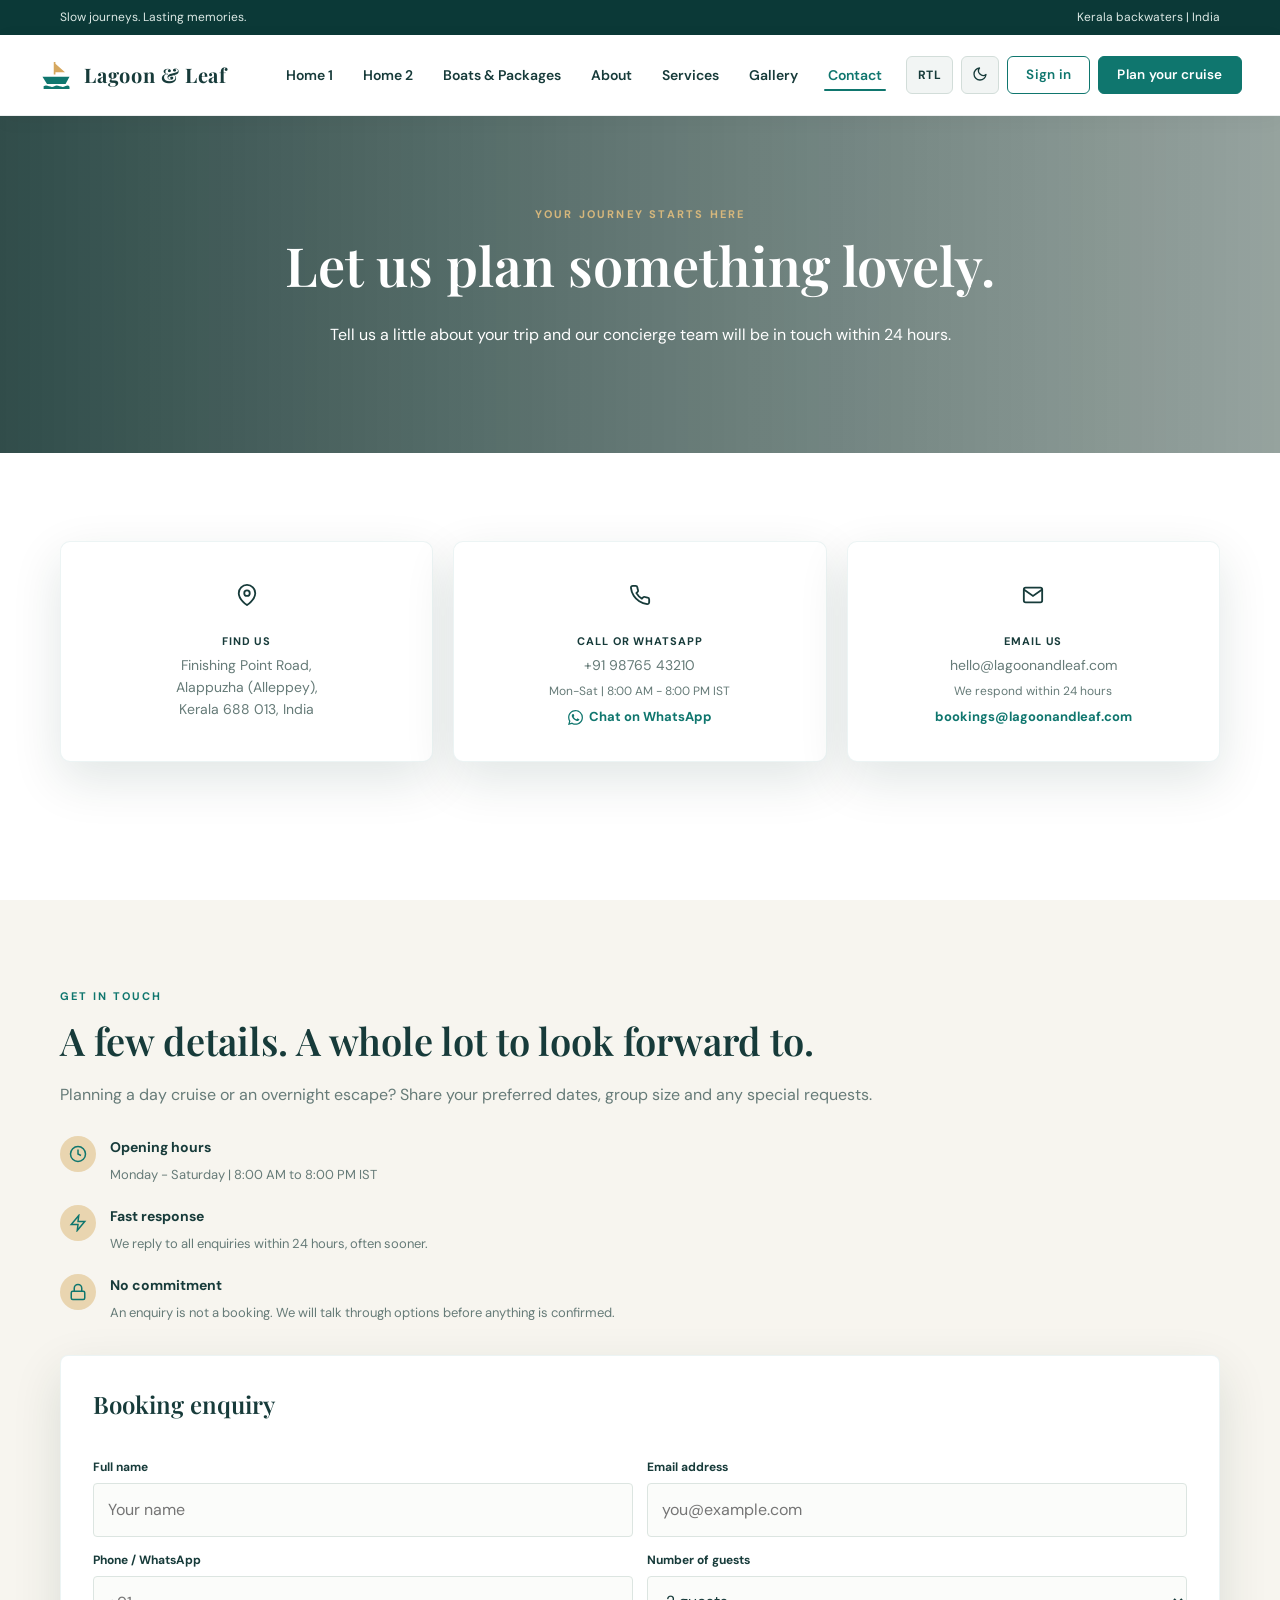
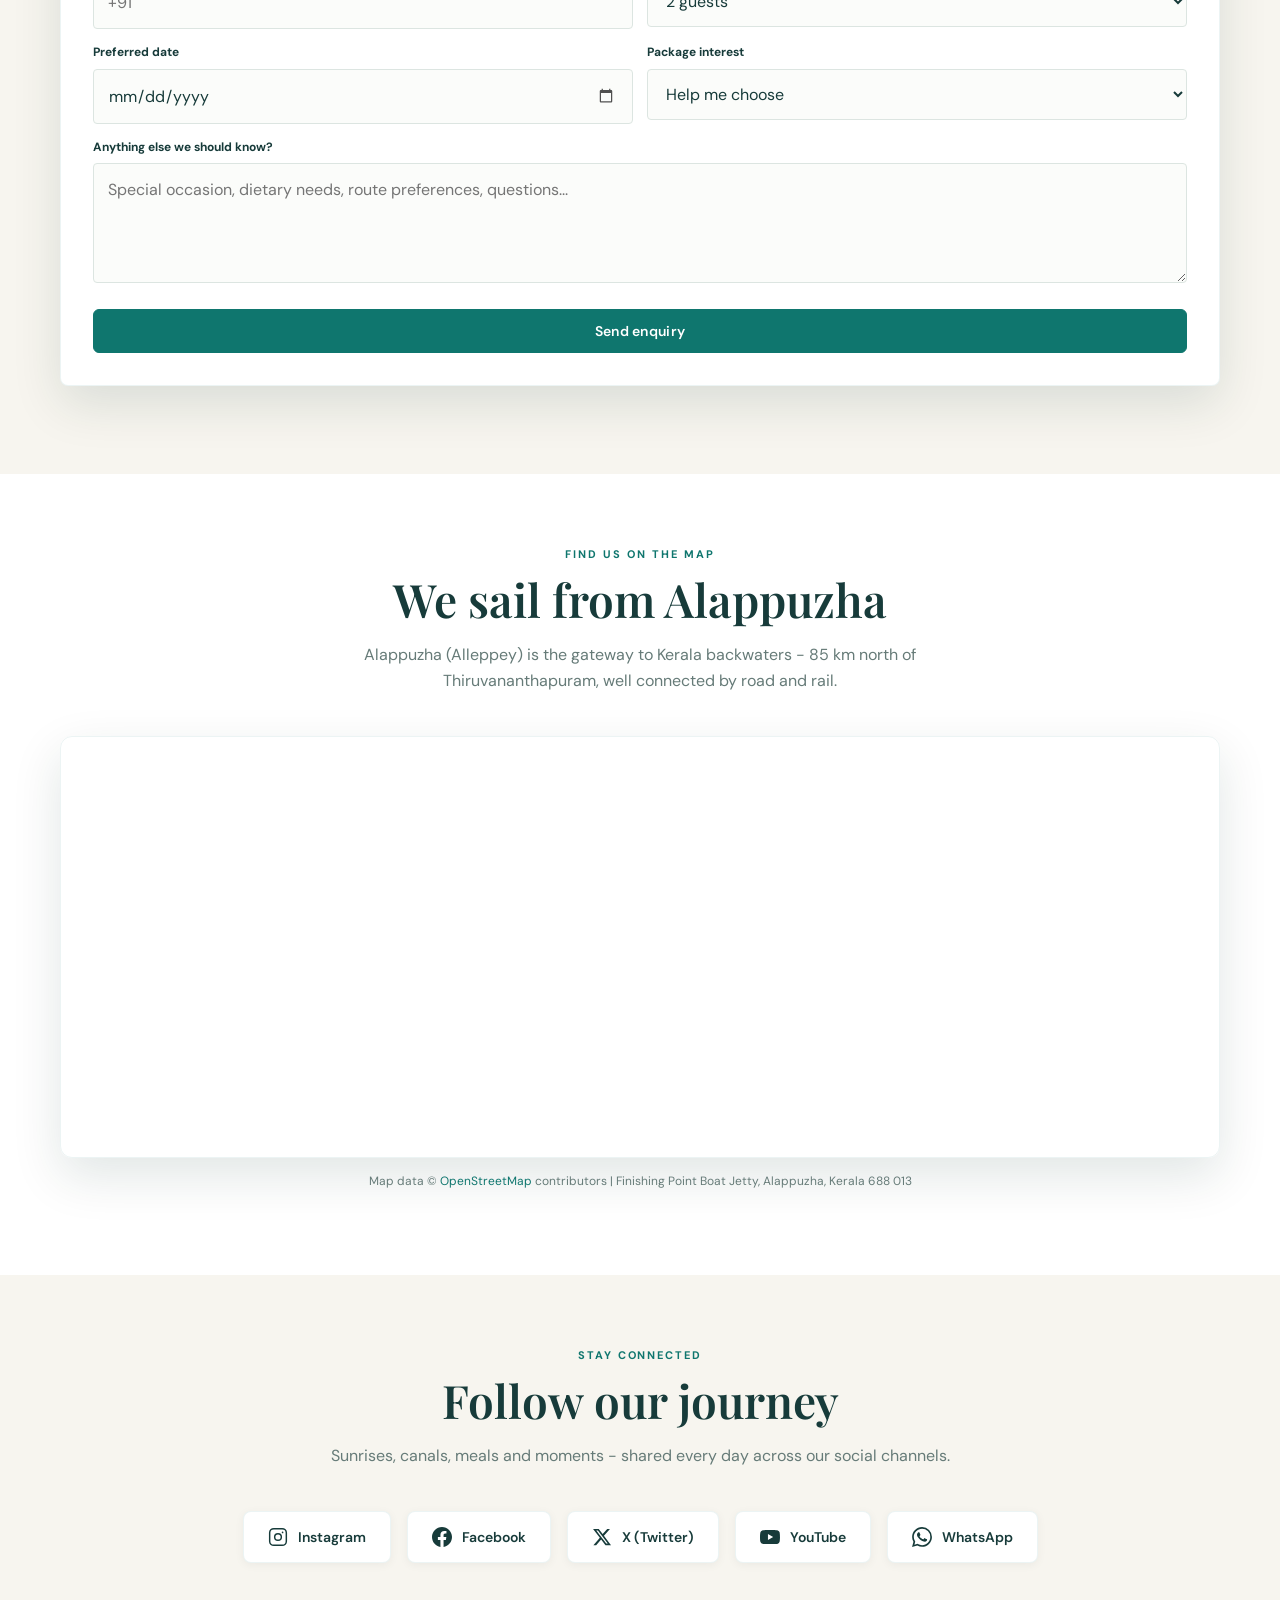
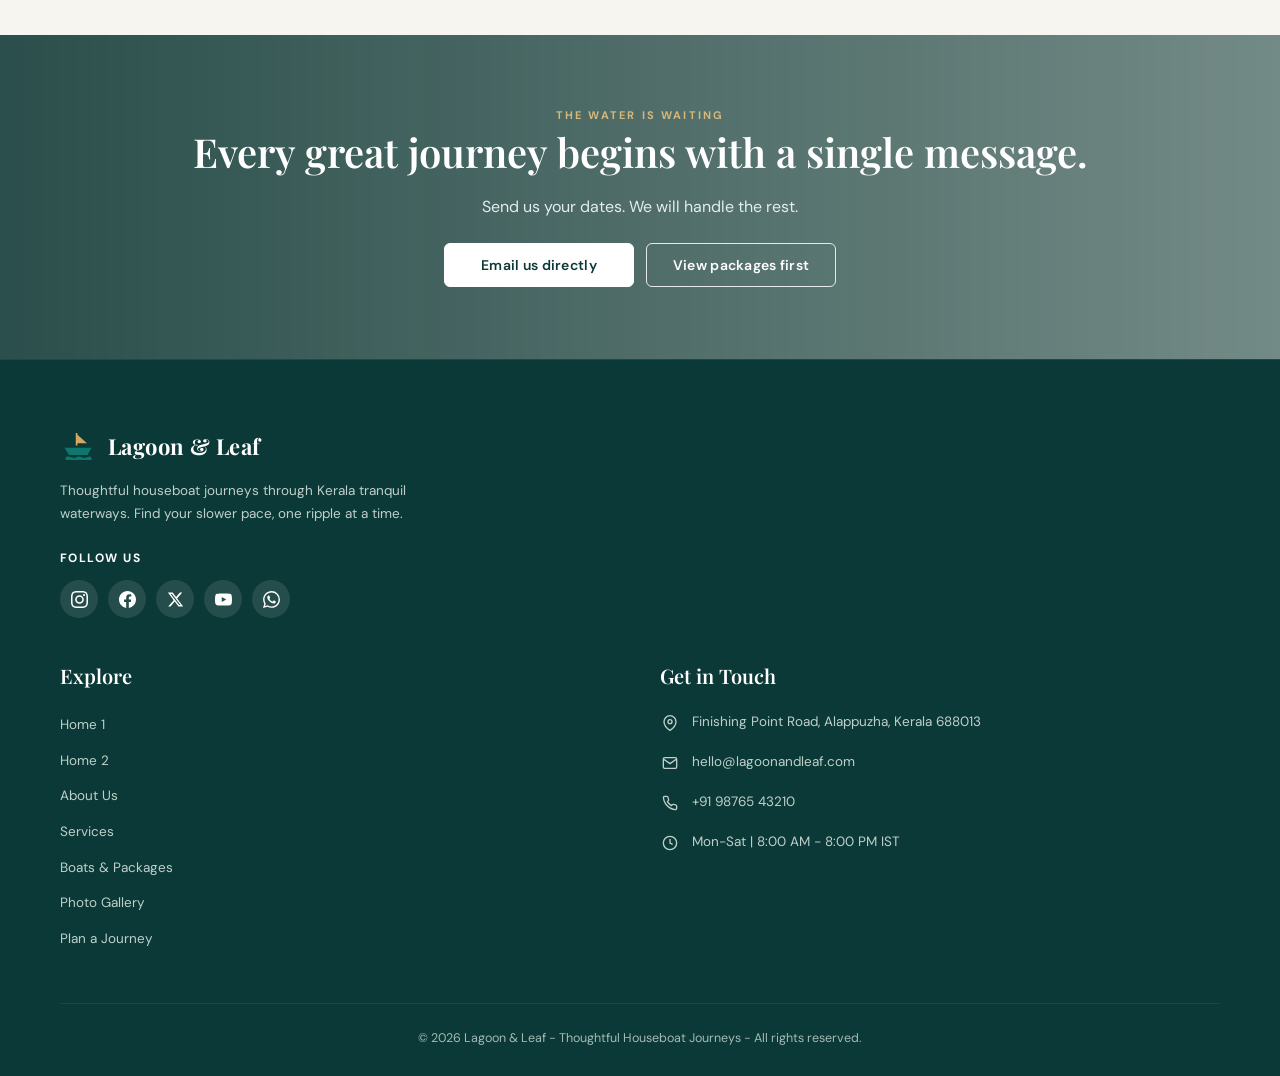
<file: contact.html>
<!doctype html>
<html lang="en">

<head>
  <meta charset="utf-8">
  <meta name="viewport" content="width=device-width, initial-scale=1">
  <meta name="description" content="Contact Lagoon &amp; Leaf - plan your Kerala houseboat journey">
  <title>Contact &amp; Enquiry | Lagoon &amp; Leaf</title>
  <link rel="icon" type="image/svg+xml" href="assets/boat-mark.svg">
  <script>
    (function () {
      var t = localStorage.getItem('lagoon_theme');
      if (t) document.documentElement.setAttribute('data-theme', t);
      var d = localStorage.getItem('lagoon_dir');
      if (d) document.documentElement.setAttribute('dir', d);
    })();
  </script>
  <link rel="stylesheet" href="assets/style.css">
</head>

<body>

  <div class="topbar">
    <div class="container">
      <span>Slow journeys. Lasting memories.</span>
      <span>Kerala backwaters | India</span>
    </div>
  </div>

  <header class="navbar">
    <div class="container navinner">
      <a class="brand" href="index.html"><img src="assets/boat-mark.svg" alt="Lagoon &amp; Leaf Logo"><span>Lagoon &amp; Leaf</span></a>
      <nav class="navlinks" id="navlinks" aria-label="Main Navigation">
        <a class="navlink" href="index.html">Home 1</a>
        <a class="navlink" href="Home2.html">Home 2</a>
        <a class="navlink" href="boats.html">Boats &amp; Packages</a>
        <a class="navlink" href="about.html">About</a>
        <a class="navlink" href="services.html">Services</a>
        <a class="navlink" href="gallery.html">Gallery</a>
        <a class="navlink active" href="contact.html">Contact</a>
        <div class="mobile-actions">
          <a class="btn btn-signin" href="login.html">Sign in</a>
          <a class="btn btn-cruise" href="contact.html">Plan your cruise</a>
        </div>
        <div class="mobile-controls">
          <button type="button" class="nav-btn nav-btn-rtl" id="rtl-toggle-m" aria-label="Toggle text direction" title="Toggle RTL/LTR"><span class="rtl-text">RTL</span></button>
          <button type="button" class="nav-btn nav-btn-theme" id="theme-toggle-m" aria-label="Toggle dark/light theme" title="Toggle Dark/Light theme"><span class="theme-icon"><svg width="16" height="16" viewBox="0 0 24 24" fill="none" stroke="currentColor" stroke-width="2" stroke-linecap="round" stroke-linejoin="round"><path d="M21 12.79A9 9 0 1 1 11.21 3 7 7 0 0 0 21 12.79z"></path></svg></span></button>
        </div>
      </nav>
      <div class="nav-actions">
        <button type="button" class="nav-btn nav-btn-rtl" id="rtl-toggle" title="Toggle RTL/LTR"><span class="rtl-text">RTL</span></button>
        <button type="button" class="nav-btn nav-btn-theme" id="theme-toggle" title="Toggle theme"><span class="theme-icon"><svg width="16" height="16" viewBox="0 0 24 24" fill="none" stroke="currentColor" stroke-width="2" stroke-linecap="round" stroke-linejoin="round"><path d="M21 12.79A9 9 0 1 1 11.21 3 7 7 0 0 0 21 12.79z"></path></svg></span></button>
        <div class="desktop-actions">
          <a class="btn btn-signin" href="login.html">Sign in</a>
          <a class="btn btn-cruise" href="contact.html">Plan your cruise</a>
        </div>
        <button type="button" class="nav-toggle" id="nav-toggle" aria-label="Toggle navigation menu" aria-expanded="false">
          <span></span><span></span><span></span>
        </button>
      </div>
    </div>
  </header>

  <!-- PAGE HERO -->
  <section class="page-hero" style="background-image: linear-gradient(90deg,rgba(5,40,38,.82),rgba(5,40,38,.4)),url('https://images.unsplash.com/photo-1500375592092-40eb2168fd21?auto=format&fit=crop&w=1800&q=85');">
    <div class="container">
      <div class="eyebrow">Your journey starts here</div>
      <h1>Let us plan something lovely.</h1>
      <p>Tell us a little about your trip and our concierge team will be in touch within 24 hours.</p>
    </div>
  </section>

  <!-- QUICK CONTACT CARDS -->
  <section class="section white">
    <div class="container">
      <div class="contact-cards">
        <div class="contact-card">
          <span class="contact-card-icon">
            <svg viewBox="0 0 24 24" width="22" height="22" fill="none" stroke="currentColor" stroke-width="2"><path d="M21 10c0 7-9 13-9 13s-9-6-9-13a9 9 0 0 1 18 0z"/><circle cx="12" cy="10" r="3"/></svg>
          </span>
          <h4>Find us</h4>
          <p>Finishing Point Road,</p>
          <p>Alappuzha (Alleppey),</p>
          <p>Kerala 688 013, India</p>
        </div>
        <div class="contact-card">
          <span class="contact-card-icon">
            <svg viewBox="0 0 24 24" width="22" height="22" fill="none" stroke="currentColor" stroke-width="2"><path d="M22 16.92v3a2 2 0 0 1-2.18 2 19.79 19.79 0 0 1-8.63-3.07 19.5 19.5 0 0 1-6-6 19.79 19.79 0 0 1-3.07-8.67A2 2 0 0 1 4.11 2h3a2 2 0 0 1 2 1.72 12.84 12.84 0 0 0 .7 2.81 2 2 0 0 1-.45 2.11L8.09 9.91a16 16 0 0 0 6 6l1.27-1.27a2 2 0 0 1 2.11-.45 12.84 12.84 0 0 0 2.81.7A2 2 0 0 1 22 16.92z"/></svg>
          </span>
          <h4>Call or WhatsApp</h4>
          <a href="tel:+919876543210">+91 98765 43210</a>
          <p style="font-size:12px; margin-top:6px;">Mon-Sat | 8:00 AM - 8:00 PM IST</p>
          <a href="https://wa.me/919876543210" style="font-size:13px; color:var(--teal); font-weight:700; margin-top:6px; display:inline-flex; align-items:center; gap:6px;">
            <svg viewBox="0 0 24 24" fill="currentColor" width="15" height="15"><path d="M17.472 14.382c-.297-.149-1.758-.867-2.03-.967-.273-.099-.471-.148-.67.15-.197.297-.767.966-.94 1.164-.173.199-.347.223-.644.075-.297-.15-1.255-.463-2.39-1.475-.883-.788-1.48-1.761-1.653-2.059-.173-.297-.018-.458.13-.606.134-.133.298-.347.446-.52.149-.174.198-.298.298-.497.099-.198.05-.371-.025-.52-.075-.149-.669-1.612-.916-2.207-.242-.579-.487-.5-.669-.51-.173-.008-.371-.01-.57-.01-.198 0-.52.074-.792.372-.272.297-1.04 1.016-1.04 2.479 0 1.462 1.065 2.875 1.213 3.074.149.198 2.096 3.2 5.077 4.487.709.306 1.262.489 1.694.625.712.227 1.36.195 1.871.118.571-.085 1.758-.719 2.006-1.413.248-.694.248-1.289.173-1.413-.074-.124-.272-.198-.57-.347zm-5.421 7.403h-.004a9.87 9.87 0 0 1-5.031-1.378l-.361-.214-3.741.982.998-3.648-.235-.374a9.86 9.86 0 0 1-1.51-5.26c.001-5.45 4.436-9.884 9.888-9.884 2.64 0 5.122 1.03 6.988 2.898a9.825 9.825 0 0 1 2.893 6.994c-.003 5.45-4.437 9.884-9.885 9.884zm8.413-18.297A11.815 11.815 0 0 0 12.05 0C5.495 0 .16 5.335.157 11.892c0 2.096.547 4.142 1.588 5.945L.057 24l6.305-1.654a11.882 11.882 0 0 0 5.683 1.448h.005c6.554 0 11.89-5.335 11.893-11.893a11.821 11.821 0 0 0-3.48-8.413z"/></svg>
            Chat on WhatsApp
          </a>
        </div>
        <div class="contact-card">
          <span class="contact-card-icon">
            <svg viewBox="0 0 24 24" width="22" height="22" fill="none" stroke="currentColor" stroke-width="2"><path d="M4 4h16c1.1 0 2 .9 2 2v12c0 1.1-.9 2-2 2H4c-1.1 0-2-.9-2-2V6c0-1.1.9-2 2-2z"/><polyline points="22,6 12,13 2,6"/></svg>
          </span>
          <h4>Email us</h4>
          <a href="mailto:hello@lagoonandleaf.com">hello@lagoonandleaf.com</a>
          <p style="font-size:12px; margin-top:6px;">We respond within 24 hours</p>
          <a href="mailto:bookings@lagoonandleaf.com" style="font-size:13px; color:var(--teal); font-weight:700; margin-top:6px; display:block;">bookings@lagoonandleaf.com</a>
        </div>
      </div>
    </div>
  </section>

  <!-- BOOKING ENQUIRY FORM + SIDEBAR -->
  <section class="section">
    <div class="container form-wrap">
      <div>
        <div class="kicker">Get in touch</div>
        <h2 style="font: 600 38px 'Playfair Display', serif; margin:10px 0 14px;">A few details. A whole lot to look forward to.</h2>
        <p class="muted">Planning a day cruise or an overnight escape? Share your preferred dates, group size and any special requests.</p>

        <div style="margin-top:28px; display:flex; flex-direction:column; gap:18px;">
          <div class="contact-info-row">
            <span class="contact-info-icon">
              <svg viewBox="0 0 24 24" width="18" height="18" fill="none" stroke="currentColor" stroke-width="2"><circle cx="12" cy="12" r="10"/><polyline points="12 6 12 12 16 14"/></svg>
            </span>
            <div>
              <strong style="display:block; font-size:14px; margin-bottom:3px;">Opening hours</strong>
              <span style="font-size:13px; color:var(--text-muted);">Monday - Saturday | 8:00 AM to 8:00 PM IST</span>
            </div>
          </div>
          <div class="contact-info-row">
            <span class="contact-info-icon">
              <svg viewBox="0 0 24 24" width="18" height="18" fill="none" stroke="currentColor" stroke-width="2"><polygon points="13 2 3 14 12 14 11 22 21 10 12 10 13 2"/></svg>
            </span>
            <div>
              <strong style="display:block; font-size:14px; margin-bottom:3px;">Fast response</strong>
              <span style="font-size:13px; color:var(--text-muted);">We reply to all enquiries within 24 hours, often sooner.</span>
            </div>
          </div>
          <div class="contact-info-row">
            <span class="contact-info-icon">
              <svg viewBox="0 0 24 24" width="18" height="18" fill="none" stroke="currentColor" stroke-width="2"><rect x="3" y="11" width="18" height="11" rx="2" ry="2"/><path d="M7 11V7a5 5 0 0 1 10 0v4"/></svg>
            </span>
            <div>
              <strong style="display:block; font-size:14px; margin-bottom:3px;">No commitment</strong>
              <span style="font-size:13px; color:var(--text-muted);">An enquiry is not a booking. We will talk through options before anything is confirmed.</span>
            </div>
          </div>
        </div>
      </div>

      <form class="form-card" data-demo-form>
        <h3 style="font: 600 24px 'Playfair Display', serif; margin-top:0;">Booking enquiry</h3>
        <div class="form-row">
          <div><label for="name">Full name</label><input id="name" name="name" required placeholder="Your name"></div>
          <div><label for="email">Email address</label><input id="email" name="email" type="email" required placeholder="you@example.com"></div>
        </div>
        <div class="form-row">
          <div><label for="phone">Phone / WhatsApp</label><input id="phone" name="phone" placeholder="+91"></div>
          <div>
            <label for="guests">Number of guests</label>
            <select id="guests" name="guests">
              <option>2 guests</option>
              <option>3-4 guests</option>
              <option>5-6 guests</option>
              <option>7-8 guests</option>
            </select>
          </div>
        </div>
        <div class="form-row">
          <div><label for="date">Preferred date</label><input id="date" name="date" type="date"></div>
          <div>
            <label for="package">Package interest</label>
            <select id="package" name="package">
              <option>Help me choose</option>
              <option>Day cruise (3-4 hrs)</option>
              <option>1 night stay</option>
              <option>2 nights stay</option>
              <option>Custom itinerary</option>
            </select>
          </div>
        </div>
        <label for="message">Anything else we should know?</label>
        <textarea id="message" name="message" placeholder="Special occasion, dietary needs, route preferences, questions..."></textarea>
        <button class="btn btn-cruise" type="submit" style="width:100%; margin-top:18px;">Send enquiry</button>
        <div class="notice" role="status"></div>
      </form>
    </div>
  </section>

  <!-- MAP SECTION -->
  <section class="map-section">
    <div class="container">
      <div class="section-head">
        <div class="kicker">Find us on the map</div>
        <h2>We sail from Alappuzha</h2>
        <p>Alappuzha (Alleppey) is the gateway to Kerala backwaters - 85 km north of Thiruvananthapuram, well connected by road and rail.</p>
      </div>
      <div class="map-wrap">
        <iframe title="Alappuzha, Kerala - Lagoon &amp; Leaf location"
          src="https://www.openstreetmap.org/export/embed.html?bbox=76.2800%2C9.4200%2C76.4000%2C9.5200&amp;layer=mapnik&amp;marker=9.4860%2C76.3390"
          allowfullscreen loading="lazy">
        </iframe>
      </div>
      <p class="muted" style="font-size:12px; margin-top:14px; text-align:center;">
        Map data &copy; <a href="https://www.openstreetmap.org/copyright" target="_blank" rel="noopener" style="color:var(--teal);">OpenStreetMap</a> contributors | Finishing Point Boat Jetty, Alappuzha, Kerala 688 013
      </p>
    </div>
  </section>

  <!-- SOCIAL MEDIA SECTION -->
  <section class="social-section">
    <div class="container">
      <div class="section-head">
        <div class="kicker">Stay connected</div>
        <h2>Follow our journey</h2>
        <p>Sunrises, canals, meals and moments - shared every day across our social channels.</p>
      </div>
      <div class="social-links">
        <!-- Instagram -->
        <a class="social-link instagram" href="https://instagram.com" target="_blank" rel="noopener" aria-label="Instagram">
          <svg viewBox="0 0 24 24" fill="none" stroke="currentColor" stroke-width="1.75">
            <rect x="2" y="2" width="20" height="20" rx="5" />
            <circle cx="12" cy="12" r="4" />
            <circle cx="17.5" cy="6.5" r="1" fill="currentColor" stroke="none" />
          </svg>
          Instagram
        </a>

        <!-- Facebook -->
        <a class="social-link facebook" href="https://facebook.com" target="_blank" rel="noopener" aria-label="Facebook">
          <svg viewBox="0 0 24 24" fill="currentColor">
            <path d="M24 12.073C24 5.405 18.627 0 12 0S0 5.405 0 12.073C0 18.1 4.388 23.094 10.125 24v-8.437H7.078v-3.49h3.047V9.41c0-3.025 1.792-4.697 4.533-4.697 1.312 0 2.686.236 2.686.236v2.97h-1.513c-1.491 0-1.956.93-1.956 1.886v2.267h3.328l-.532 3.49h-2.796V24C19.612 23.094 24 18.1 24 12.073z" />
          </svg>
          Facebook
        </a>

        <!-- X / Twitter -->
        <a class="social-link twitter" href="https://twitter.com" target="_blank" rel="noopener" aria-label="X (Twitter)">
          <svg viewBox="0 0 24 24" fill="currentColor">
            <path d="M18.244 2.25h3.308l-7.227 8.26 8.502 11.24H16.17l-5.214-6.817L4.99 21.75H1.68l7.73-8.835L1.254 2.25H8.08l4.713 6.231zm-1.161 17.52h1.833L7.084 4.126H5.117z" />
          </svg>
          X (Twitter)
        </a>

        <!-- YouTube -->
        <a class="social-link youtube" href="https://youtube.com" target="_blank" rel="noopener" aria-label="YouTube">
          <svg viewBox="0 0 24 24" fill="currentColor">
            <path d="M23.498 6.186a3.016 3.016 0 0 0-2.122-2.136C19.505 3.545 12 3.545 12 3.545s-7.505 0-9.377.505A3.017 3.017 0 0 0 .502 6.186C0 8.07 0 12 0 12s0 3.93.502 5.814a3.016 3.016 0 0 0 2.122 2.136c1.871.505 9.376.505 9.376.505s7.505 0 9.377-.505a3.015 3.015 0 0 0 2.122-2.136C24 15.93 24 12 24 12s0-3.93-.502-5.814zM9.545 15.568V8.432L15.818 12l-6.273 3.568z" />
          </svg>
          YouTube
        </a>

        <!-- WhatsApp -->
        <a class="social-link whatsapp" href="https://wa.me/919876543210" target="_blank" rel="noopener" aria-label="WhatsApp">
          <svg viewBox="0 0 24 24" fill="currentColor">
            <path d="M17.472 14.382c-.297-.149-1.758-.867-2.03-.967-.273-.099-.471-.148-.67.15-.197.297-.767.966-.94 1.164-.173.199-.347.223-.644.075-.297-.15-1.255-.463-2.39-1.475-.883-.788-1.48-1.761-1.653-2.059-.173-.297-.018-.458.13-.606.134-.133.298-.347.446-.52.149-.174.198-.298.298-.497.099-.198.05-.371-.025-.52-.075-.149-.669-1.612-.916-2.207-.242-.579-.487-.5-.669-.51-.173-.008-.371-.01-.57-.01-.198 0-.52.074-.792.372-.272.297-1.04 1.016-1.04 2.479 0 1.462 1.065 2.875 1.213 3.074.149.198 2.096 3.2 5.077 4.487.709.306 1.262.489 1.694.625.712.227 1.36.195 1.871.118.571-.085 1.758-.719 2.006-1.413.248-.694.248-1.289.173-1.413-.074-.124-.272-.198-.57-.347zm-5.421 7.403h-.004a9.87 9.87 0 0 1-5.031-1.378l-.361-.214-3.741.982.998-3.648-.235-.374a9.86 9.86 0 0 1-1.51-5.26c.001-5.45 4.436-9.884 9.888-9.884 2.64 0 5.122 1.03 6.988 2.898a9.825 9.825 0 0 1 2.893 6.994c-.003 5.45-4.437 9.884-9.885 9.884zm8.413-18.297A11.815 11.815 0 0 0 12.05 0C5.495 0 .16 5.335.157 11.892c0 2.096.547 4.142 1.588 5.945L.057 24l6.305-1.654a11.882 11.882 0 0 0 5.683 1.448h.005c6.554 0 11.89-5.335 11.893-11.893a11.821 11.821 0 0 0-3.48-8.413z" />
          </svg>
          WhatsApp
        </a>
      </div>
    </div>
  </section>

  <!-- FINAL BANNER -->
  <section class="banner">
    <div class="container">
      <div class="eyebrow">The water is waiting</div>
      <h2>Every great journey begins with a single message.</h2>
      <p>Send us your dates. We will handle the rest.</p>
      <div class="hero-actions" style="justify-content:center; margin-top:24px;">
        <a class="btn light" href="mailto:hello@lagoonandleaf.com">Email us directly</a>
        <a class="btn outline" href="boats.html">View packages first</a>
      </div>
    </div>
  </section>

  <!-- FOOTER -->
  <footer class="footer">
    <div class="container">
      <div class="footer-grid">
        <!-- Col 1: Brand & Social -->
        <div class="footer-col footer-col-brand">
          <a class="footer-brand" href="index.html">
            <img src="assets/boat-mark.svg" alt="Lagoon &amp; Leaf Logo">
            <span>Lagoon &amp; Leaf</span>
          </a>
          <p class="footer-desc">Thoughtful houseboat journeys through Kerala tranquil waterways. Find your slower pace, one ripple at a time.</p>
          <div class="footer-social-wrap">
            <h4 class="footer-social-title">Follow Us</h4>
            <div class="footer-social-icons">
              <a class="footer-social-btn" href="https://instagram.com" target="_blank" rel="noopener" aria-label="Instagram">
                <svg viewBox="0 0 24 24"><path d="M12 2.163c3.204 0 3.584.012 4.85.07 3.252.148 4.771 1.691 4.919 4.919.058 1.265.069 1.645.069 4.849 0 3.205-.012 3.584-.069 4.849-.149 3.225-1.664 4.771-4.919 4.919-1.266.058-1.644.07-4.85.07-3.204 0-3.584-.012-4.849-.07-3.26-.149-4.771-1.699-4.919-4.92-.058-1.265-.07-1.644-.07-4.849 0-3.204.013-3.583.07-4.849.149-3.227 1.664-4.771 4.919-4.919 1.266-.057 1.645-.069 4.849-.069zm0-2.163c-3.259 0-3.667.014-4.947.072-4.358.2-6.78 2.618-6.98 6.98-.059 1.281-.073 1.689-.073 4.948 0 3.259.014 3.668.072 4.948.2 4.358 2.618 6.78 6.98 6.98 1.281.058 1.689.072 4.948.072 3.259 0 3.668-.014 4.948-.072 4.354-.2 6.782-2.618 6.979-6.98.059-1.28.073-1.689.073-4.948 0-3.259-.014-3.667-.072-4.947-.196-4.354-2.617-6.78-6.979-6.98-1.281-.059-1.69-.073-4.949-.073zm0 5.838c-3.403 0-6.162 2.759-6.162 6.162s2.759 6.163 6.162 6.163 6.162-2.759 6.162-6.163c0-3.403-2.759-6.162-6.162-6.162zm0 10.162c-2.209 0-4-1.79-4-4 0-2.209 1.791-4 4-4s4 1.791 4 4c0 2.21-1.791 4-4 4zm6.406-11.845c-.796 0-1.441.645-1.441 1.44s.645 1.44 1.441 1.44c.795 0 1.439-.645 1.439-1.44s-.644-1.44-1.439-1.44z"/></svg>
              </a>
              <a class="footer-social-btn" href="https://facebook.com" target="_blank" rel="noopener" aria-label="Facebook">
                <svg viewBox="0 0 24 24"><path d="M24 12.073C24 5.405 18.627 0 12 0S0 5.405 0 12.073C0 18.1 4.388 23.094 10.125 24v-8.437H7.078v-3.49h3.047V9.41c0-3.025 1.792-4.697 4.533-4.697 1.312 0 2.686.236 2.686.236v2.97h-1.513c-1.491 0-1.956.93-1.956 1.886v2.267h3.328l-.532 3.49h-2.796V24C19.612 23.094 24 18.1 24 12.073z"/></svg>
              </a>
              <a class="footer-social-btn" href="https://twitter.com" target="_blank" rel="noopener" aria-label="X (Twitter)">
                <svg viewBox="0 0 24 24"><path d="M18.244 2.25h3.308l-7.227 8.26 8.502 11.24H16.17l-5.214-6.817L4.99 21.75H1.68l7.73-8.835L1.254 2.25H8.08l4.713 6.231zm-1.161 17.52h1.833L7.084 4.126H5.117z"/></svg>
              </a>
              <a class="footer-social-btn" href="https://youtube.com" target="_blank" rel="noopener" aria-label="YouTube">
                <svg viewBox="0 0 24 24"><path d="M23.498 6.186a3.016 3.016 0 0 0-2.122-2.136C19.505 3.545 12 3.545 12 3.545s-7.505 0-9.377.505A3.017 3.017 0 0 0 .502 6.186C0 8.07 0 12 0 12s0 3.93.502 5.814a3.016 3.016 0 0 0 2.122 2.136c1.871.505 9.376.505 9.376.505s7.505 0 9.377-.505a3.015 3.015 0 0 0 2.122-2.136C24 15.93 24 12 24 12s0-3.93-.502-5.814zM9.545 15.568V8.432L15.818 12l-6.273 3.568z"/></svg>
              </a>
              <a class="footer-social-btn" href="https://wa.me/919876543210" target="_blank" rel="noopener" aria-label="WhatsApp">
                <svg viewBox="0 0 24 24"><path d="M17.472 14.382c-.297-.149-1.758-.867-2.03-.967-.273-.099-.471-.148-.67.15-.197.297-.767.966-.94 1.164-.173.199-.347.223-.644.075-.297-.15-1.255-.463-2.39-1.475-.883-.788-1.48-1.761-1.653-2.059-.173-.297-.018-.458.13-.606.134-.133.298-.347.446-.52.149-.174.198-.298.298-.497.099-.198.05-.371-.025-.52-.075-.149-.669-1.612-.916-2.207-.242-.579-.487-.5-.669-.51-.173-.008-.371-.01-.57-.01-.198 0-.52.074-.792.372-.272.297-1.04 1.016-1.04 2.479 0 1.462 1.065 2.875 1.213 3.074.149.198 2.096 3.2 5.077 4.487.709.306 1.262.489 1.694.625.712.227 1.36.195 1.871.118.571-.085 1.758-.719 2.006-1.413.248-.694.248-1.289.173-1.413-.074-.124-.272-.198-.57-.347zm-5.421 7.403h-.004a9.87 9.87 0 0 1-5.031-1.378l-.361-.214-3.741.982.998-3.648-.235-.374a9.86 9.86 0 0 1-1.51-5.26c.001-5.45 4.436-9.884 9.888-9.884 2.64 0 5.122 1.03 6.988 2.898a9.825 9.825 0 0 1 2.893 6.994c-.003 5.45-4.437 9.884-9.885 9.884zm8.413-18.297A11.815 11.815 0 0 0 12.05 0C5.495 0 .16 5.335.157 11.892c0 2.096.547 4.142 1.588 5.945L.057 24l6.305-1.654a11.882 11.882 0 0 0 5.683 1.448h.005c6.554 0 11.89-5.335 11.893-11.893a11.821 11.821 0 0 0-3.48-8.413z"/></svg>
              </a>
            </div>
          </div>
        </div>

        <!-- Col 2: Navigation Links -->
        <div class="footer-col footer-col-links">
          <h3 class="footer-heading">Explore</h3>
          <div class="footer-nav">
            <a href="index.html">Home 1</a>
            <a href="Home2.html">Home 2</a>
            <a href="about.html">About Us</a>
            <a href="services.html">Services</a>
            <a href="boats.html">Boats &amp; Packages</a>
            <a href="gallery.html">Photo Gallery</a>
            <a href="contact.html">Plan a Journey</a>
          </div>
        </div>

        <!-- Col 3: Contact Info -->
        <div class="footer-col footer-col-contact">
          <h3 class="footer-heading">Get in Touch</h3>
          <div class="footer-contact-list">
            <div class="footer-contact-item">
              <span class="footer-contact-icon">
                <svg viewBox="0 0 24 24" width="16" height="16" fill="none" stroke="currentColor" stroke-width="2"><path d="M21 10c0 7-9 13-9 13s-9-6-9-13a9 9 0 0 1 18 0z"/><circle cx="12" cy="10" r="3"/></svg>
              </span>
              <span>Finishing Point Road, Alappuzha, Kerala 688013</span>
            </div>
            <div class="footer-contact-item">
              <span class="footer-contact-icon">
                <svg viewBox="0 0 24 24" width="16" height="16" fill="none" stroke="currentColor" stroke-width="2"><path d="M4 4h16c1.1 0 2 .9 2 2v12c0 1.1-.9 2-2 2H4c-1.1 0-2-.9-2-2V6c0-1.1.9-2 2-2z"/><polyline points="22,6 12,13 2,6"/></svg>
              </span>
              <a href="mailto:hello@lagoonandleaf.com">hello@lagoonandleaf.com</a>
            </div>
            <div class="footer-contact-item">
              <span class="footer-contact-icon">
                <svg viewBox="0 0 24 24" width="16" height="16" fill="none" stroke="currentColor" stroke-width="2"><path d="M22 16.92v3a2 2 0 0 1-2.18 2 19.79 19.79 0 0 1-8.63-3.07 19.5 19.5 0 0 1-6-6 19.79 19.79 0 0 1-3.07-8.67A2 2 0 0 1 4.11 2h3a2 2 0 0 1 2 1.72 12.84 12.84 0 0 0 .7 2.81 2 2 0 0 1-.45 2.11L8.09 9.91a16 16 0 0 0 6 6l1.27-1.27a2 2 0 0 1 2.11-.45 12.84 12.84 0 0 0 2.81.7A2 2 0 0 1 22 16.92z"/></svg>
              </span>
              <a href="tel:+919876543210">+91 98765 43210</a>
            </div>
            <div class="footer-contact-item">
              <span class="footer-contact-icon">
                <svg viewBox="0 0 24 24" width="16" height="16" fill="none" stroke="currentColor" stroke-width="2"><circle cx="12" cy="12" r="10"/><polyline points="12 6 12 12 16 14"/></svg>
              </span>
              <span>Mon-Sat | 8:00 AM - 8:00 PM IST</span>
            </div>
          </div>
        </div>
      </div>

      <div class="copyright">
        <p>&copy; <span data-year></span> Lagoon &amp; Leaf - Thoughtful Houseboat Journeys - All rights reserved.</p>
      </div>
    </div>
  </footer>

  <script src="assets/main.js"></script>
</body>

</html>
</file>
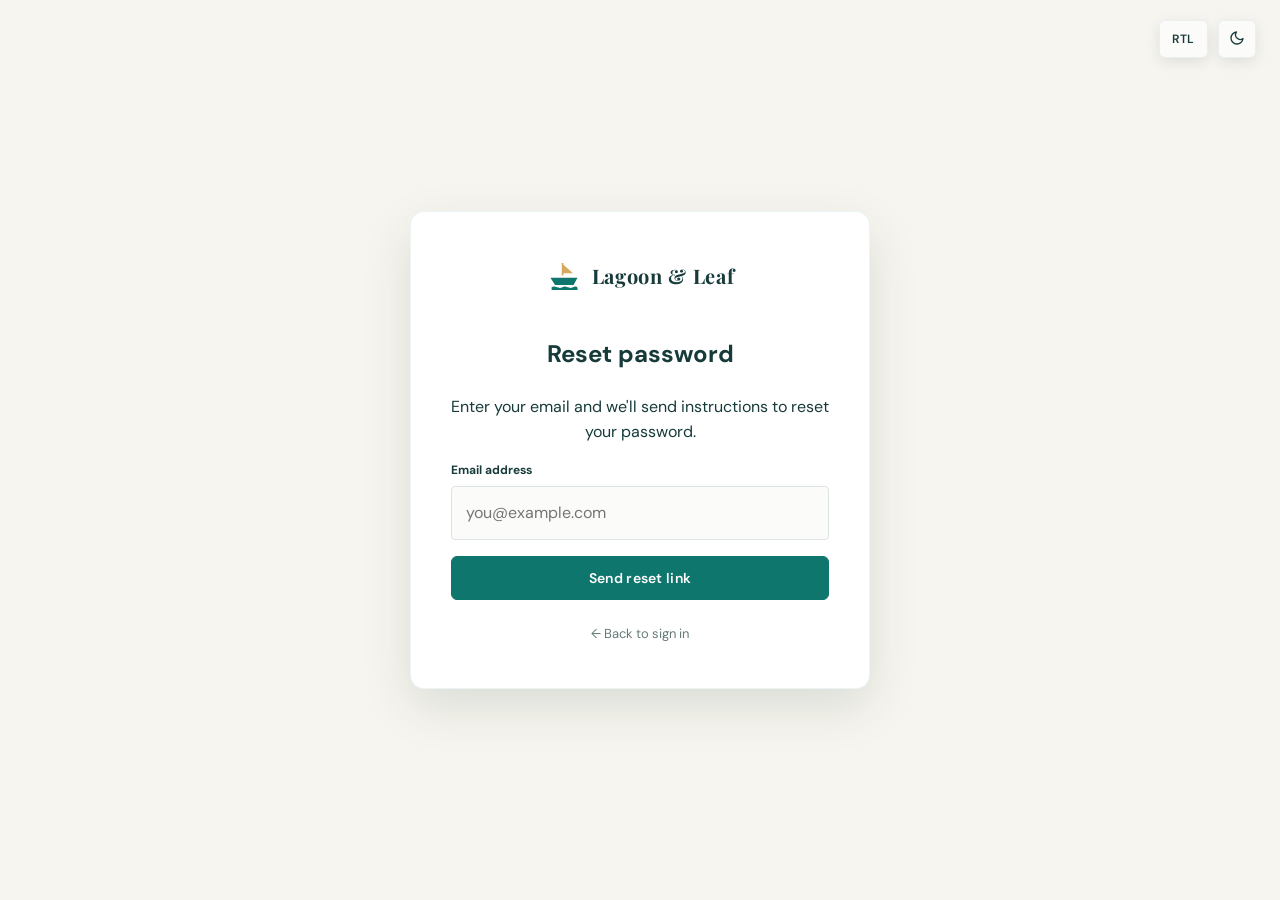
<file: forgot-password.html>
<!doctype html>
<html lang="en">

<head>
  <meta charset="utf-8">
  <meta name="viewport" content="width=device-width, initial-scale=1">
  <title>Reset password | Lagoon &amp; Leaf</title>
  <link rel="icon" type="image/svg+xml" href="assets/boat-mark.svg">
  <script>
    (function () {
      var t = localStorage.getItem('lagoon_theme');
      if (t) document.documentElement.setAttribute('data-theme', t);
      var d = localStorage.getItem('lagoon_dir');
      if (d) document.documentElement.setAttribute('dir', d);
    })();
  </script>
  <link rel="stylesheet" href="assets/style.css">
</head>

<body>
  <!-- Fixed Top-Right Theme and RTL controls -->
  <div class="auth-top-controls">
    <button type="button" class="nav-btn nav-btn-rtl" id="rtl-toggle" title="Toggle RTL/LTR"><span
        class="rtl-text">RTL</span></button>
    <button type="button" class="nav-btn nav-btn-theme" id="theme-toggle" title="Toggle theme"><span
        class="theme-icon"><svg width="16" height="16" viewBox="0 0 24 24" fill="none" stroke="currentColor"
          stroke-width="2" stroke-linecap="round" stroke-linejoin="round">
          <path d="M21 12.79A9 9 0 1 1 11.21 3 7 7 0 0 0 21 12.79z"></path>
        </svg></span></button>
  </div>

  <main class="auth-page">
    <section class="auth-panel">
      <div class="auth-panel-inner">
        <a class="brand" href="index.html">
          <img src="assets/boat-mark.svg" alt="Lagoon &amp; Leaf Logo">
          <span>Lagoon &amp; Leaf</span>
        </a>

        <h1>Reset password</h1>
        <p>Enter your email and we'll send instructions to reset your password.</p>

        <form data-demo-form>
          <div style="text-align:left;">
            <label for="email">Email address</label>
            <input id="email" type="email" placeholder="you@example.com" required>
          </div>
          <button class="btn btn-cruise" type="submit" style="width:100%; padding:14px; margin-top:16px;">Send reset
            link</button>
          <div class="notice" role="status"></div>
        </form>

        <div class="auth-bottom">
          <a href="login.html">← Back to sign in</a>
        </div>
      </div>
    </section>
  </main>
  <script src="assets/main.js"></script>
</body>

</html>
</file>
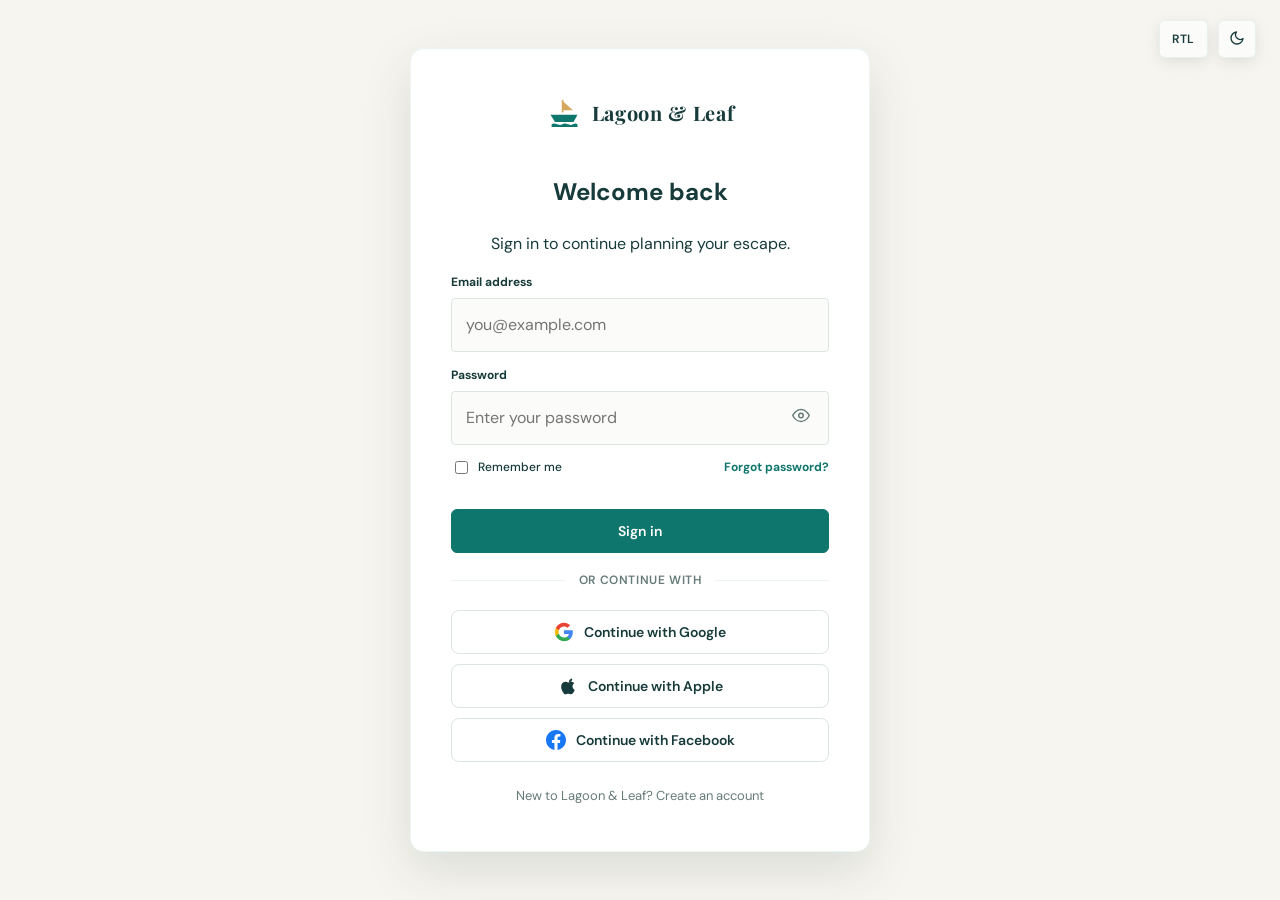
<file: login.html>
<!doctype html>
<html lang="en">
<head>
  <meta charset="utf-8">
  <meta name="viewport" content="width=device-width, initial-scale=1">
  <title>Sign in | Lagoon &amp; Leaf</title>
  <link rel="icon" type="image/svg+xml" href="assets/boat-mark.svg">
  <script>
    (function () {
      var t = localStorage.getItem('lagoon_theme');
      if (t) document.documentElement.setAttribute('data-theme', t);
      var d = localStorage.getItem('lagoon_dir');
      if (d) document.documentElement.setAttribute('dir', d);
    })();
  </script>
  <link rel="stylesheet" href="assets/style.css">
</head>
<body>
  <!-- Fixed Top-Right Theme and RTL controls -->
  <div class="auth-top-controls">
    <button type="button" class="nav-btn nav-btn-rtl" id="rtl-toggle" title="Toggle RTL/LTR"><span class="rtl-text">RTL</span></button>
    <button type="button" class="nav-btn nav-btn-theme" id="theme-toggle" title="Toggle theme"><span class="theme-icon"><svg width="16" height="16" viewBox="0 0 24 24" fill="none" stroke="currentColor" stroke-width="2" stroke-linecap="round" stroke-linejoin="round"><path d="M21 12.79A9 9 0 1 1 11.21 3 7 7 0 0 0 21 12.79z"></path></svg></span></button>
  </div>

  <main class="auth-page">
    <section class="auth-panel">
      <div class="auth-panel-inner">
        <a class="brand" href="index.html">
          <img src="assets/boat-mark.svg" alt="Lagoon &amp; Leaf Logo">
          <span>Lagoon &amp; Leaf</span>
        </a>

        <h1>Welcome back</h1>
        <p>Sign in to continue planning your escape.</p>

        <form data-demo-form>
          <div style="text-align:left;">
            <label for="email">Email address</label>
            <input id="email" type="email" placeholder="you@example.com" required>
          </div>

          <div style="text-align:left;">
            <label for="password">Password</label>
            <div class="password-wrap">
              <input id="password" type="password" placeholder="Enter your password" required>
              <button class="eye" type="button" data-toggle-password="password" aria-label="Show password">
                <svg viewBox="0 0 24 24" fill="none" stroke="currentColor" stroke-width="2" width="18" height="18"><path d="M1 12s4-8 11-8 11 8 11 8-4 8-11 8-11-8-11-8z"/><circle cx="12" cy="12" r="3"/></svg>
              </button>
            </div>
          </div>

          <div class="auth-meta">
            <label style="display:flex;align-items:center;gap:7px;margin:0;font-weight:500; cursor:pointer;">
              <input type="checkbox" style="width:auto;"> Remember me
            </label>
            <a href="forgot-password.html">Forgot password?</a>
          </div>

          <button class="btn btn-cruise" type="submit" style="width:100%; padding:14px; margin-top:10px;">Sign in</button>
          <div class="notice" role="status"></div>
        </form>

        <div class="auth-divider"><span>or continue with</span></div>

        <!-- Social Media Buttons (placed below action button) -->
        <div class="auth-social-buttons">
          <button type="button" class="auth-social-btn">
            <svg viewBox="0 0 24 24">
              <path d="M22.56 12.25c0-.78-.07-1.53-.2-2.25H12v4.26h5.92c-.26 1.37-1.04 2.53-2.21 3.31v2.77h3.57c2.08-1.92 3.28-4.74 3.28-8.09z" fill="#4285F4"/>
              <path d="M12 23c2.97 0 5.46-.98 7.28-2.66l-3.57-2.77c-.98.66-2.23 1.06-3.71 1.06-2.86 0-5.29-1.93-6.16-4.53H2.18v2.84C3.99 20.53 7.7 23 12 23z" fill="#34A853"/>
              <path d="M5.84 14.09c-.22-.66-.35-1.36-.35-2.09s.13-1.43.35-2.09V7.06H2.18C1.43 8.55 1 10.22 1 12s.43 3.45 1.18 4.94l2.85-2.22.81-.63z" fill="#FBBC05"/>
              <path d="M12 5.38c1.62 0 3.06.56 4.21 1.64l3.15-3.15C17.45 2.09 14.97 1 12 1 7.7 1 3.99 3.47 2.18 7.06l3.66 2.84c.87-2.6 3.3-4.52 6.16-4.52z" fill="#EA4335"/>
            </svg>
            Continue with Google
          </button>
          <button type="button" class="auth-social-btn">
            <svg viewBox="0 0 24 24" fill="currentColor">
              <path d="M18.71 19.5c-.83 1.24-1.71 2.45-3.05 2.47-1.34.03-1.77-.79-3.29-.79-1.53 0-2 .77-3.27.82-1.31.05-2.3-1.32-3.14-2.53C4.25 17 2.94 12.45 4.7 9.39c.87-1.52 2.43-2.48 4.12-2.51 1.28-.02 2.5.87 3.29.87.78 0 2.26-1.07 3.81-.91.65.03 2.47.26 3.64 1.98-.09.06-2.17 1.28-2.15 3.81.03 3.02 2.65 4.03 2.68 4.04-.03.07-.42 1.44-1.38 2.83M15.97 6.42c.62-.75 1.04-1.8 1.04-2.85 0-.15-.01-.29-.04-.44-.99.04-2.2.66-2.91 1.49-.55.63-1.03 1.66-1.03 2.73 0 .15.02.29.04.42 1.09.08 2.28-.6 2.9-1.35z"/>
            </svg>
            Continue with Apple
          </button>
          <button type="button" class="auth-social-btn">
            <svg viewBox="0 0 24 24" fill="#1877F2">
              <path d="M24 12.073C24 5.405 18.627 0 12 0S0 5.405 0 12.073C0 18.1 4.388 23.094 10.125 24v-8.437H7.078v-3.49h3.047V9.41c0-3.025 1.792-4.697 4.533-4.697 1.312 0 2.686.236 2.686.236v2.97h-1.513c-1.491 0-1.956.93-1.956 1.886v2.267h3.328l-.532 3.49h-2.796V24C19.612 23.094 24 18.1 24 12.073z"/>
            </svg>
            Continue with Facebook
          </button>
        </div>

        <div class="auth-bottom">
          New to Lagoon &amp; Leaf? <a href="signup.html">Create an account</a>
        </div>
      </div>
    </section>
  </main>
  <script src="assets/main.js"></script>
</body>
</html>
</file>
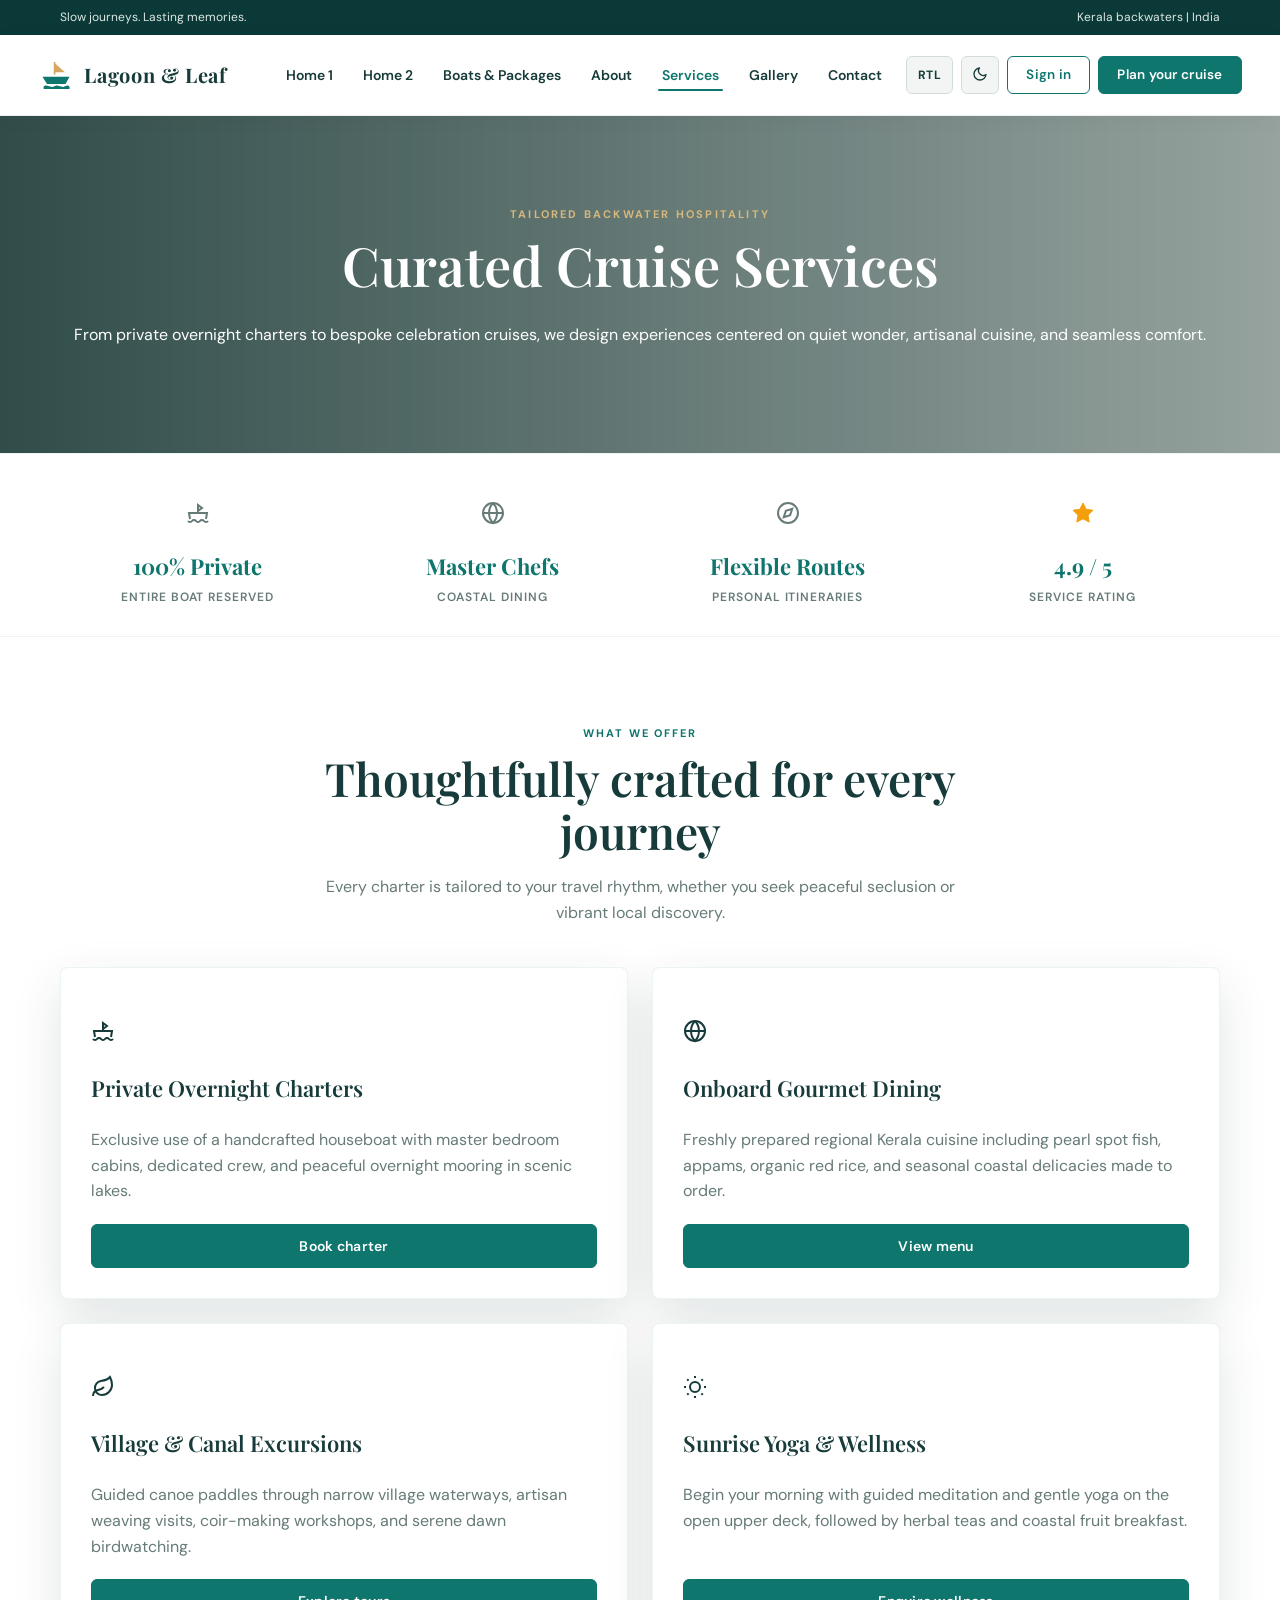
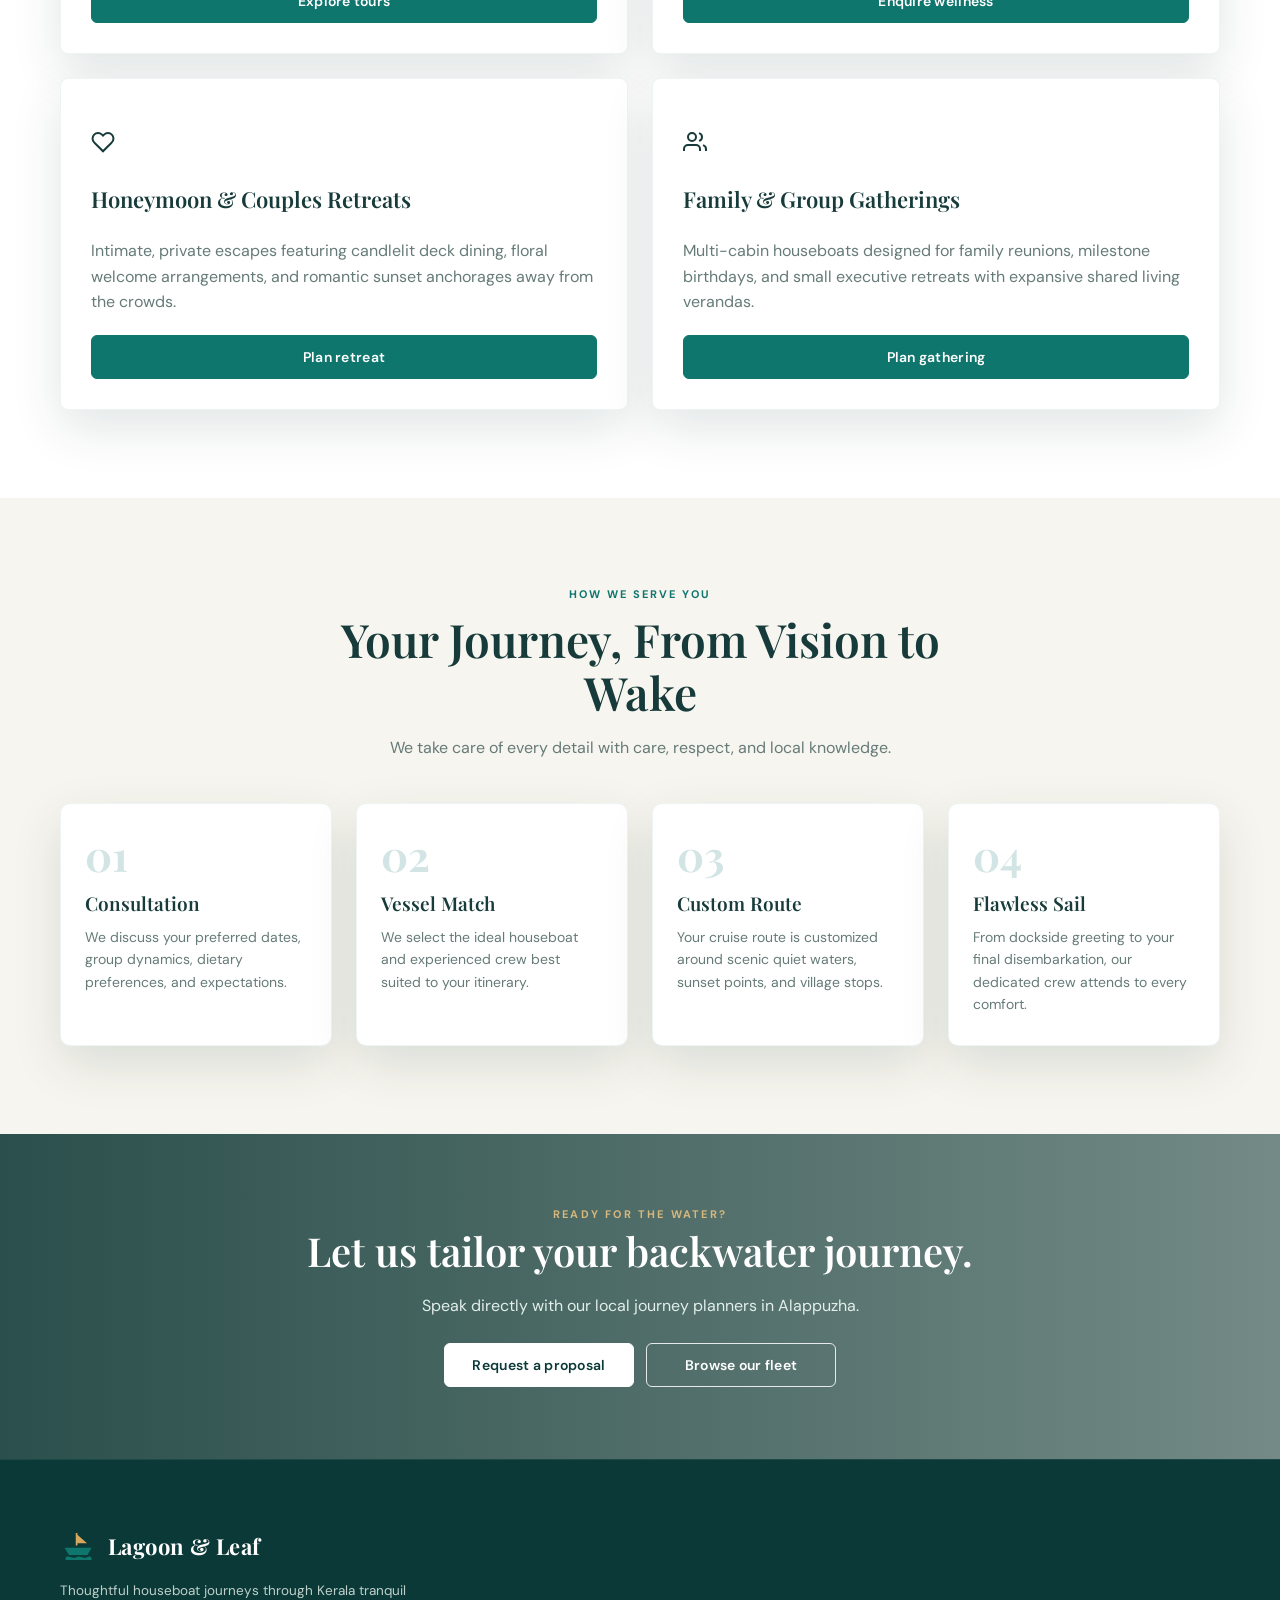
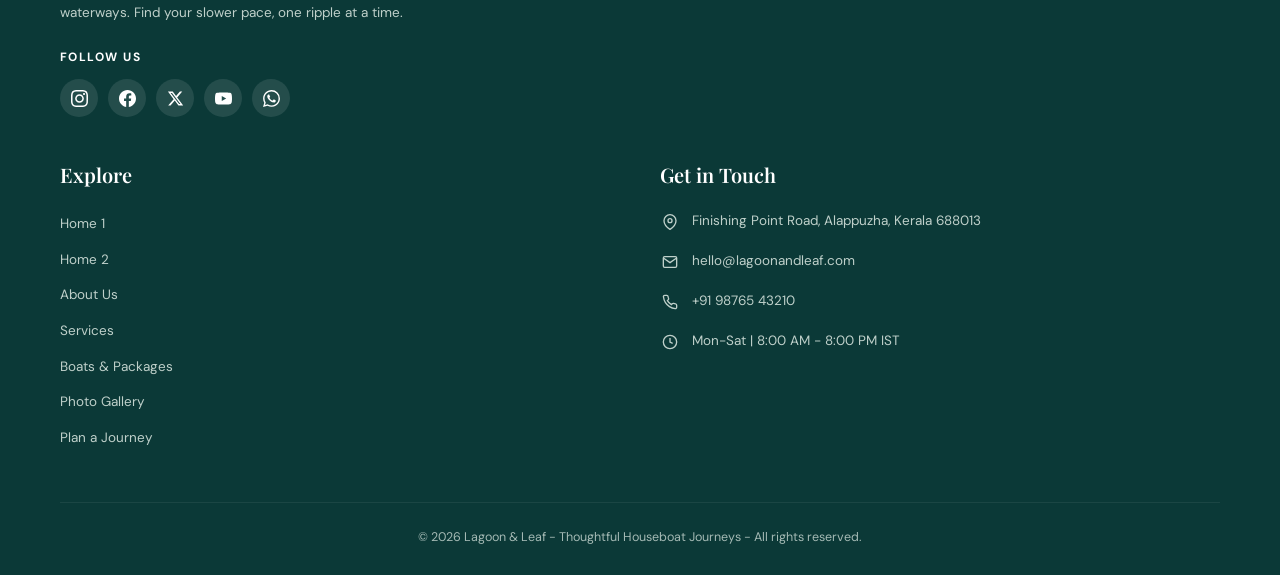
<file: services.html>
<!doctype html>
<html lang="en">
<head>
  <meta charset="utf-8">
  <meta name="viewport" content="width=device-width, initial-scale=1">
  <meta name="description" content="Houseboat charter and bespoke travel services in Kerala - Lagoon &amp; Leaf">
  <title>Services | Lagoon &amp; Leaf</title>
  <link rel="icon" type="image/svg+xml" href="assets/boat-mark.svg">
  <script>
    (function () {
      var t = localStorage.getItem('lagoon_theme');
      if (t) document.documentElement.setAttribute('data-theme', t);
      var d = localStorage.getItem('lagoon_dir');
      if (d) document.documentElement.setAttribute('dir', d);
    })();
  </script>
  <link rel="stylesheet" href="assets/style.css">
</head>
<body>

  <!-- TOPBAR -->
  <div class="topbar">
    <div class="container">
      <span>Slow journeys. Lasting memories.</span>
      <span>Kerala backwaters | India</span>
    </div>
  </div>

  <!-- NAVBAR -->
  <header class="navbar">
    <div class="container navinner">
      <a class="brand" href="index.html">
        <img src="assets/boat-mark.svg" alt="Lagoon &amp; Leaf Logo">
        <span>Lagoon &amp; Leaf</span>
      </a>
      <nav class="navlinks" id="navlinks" aria-label="Main Navigation">
        <a class="navlink" href="index.html">Home 1</a>
        <a class="navlink" href="Home2.html">Home 2</a>
        <a class="navlink" href="boats.html">Boats &amp; Packages</a>
        <a class="navlink" href="about.html">About</a>
        <a class="navlink active" href="services.html">Services</a>
        <a class="navlink" href="gallery.html">Gallery</a>
        <a class="navlink" href="contact.html">Contact</a>
        <div class="mobile-actions">
          <a class="btn btn-signin" href="login.html">Sign in</a>
          <a class="btn btn-cruise" href="contact.html">Plan your cruise</a>
        </div>
        <div class="mobile-controls">
          <button type="button" class="nav-btn nav-btn-rtl" id="rtl-toggle-m" aria-label="Toggle text direction" title="Toggle RTL/LTR"><span class="rtl-text">RTL</span></button>
          <button type="button" class="nav-btn nav-btn-theme" id="theme-toggle-m" aria-label="Toggle dark/light theme" title="Toggle Dark/Light theme"><span class="theme-icon"><svg width="16" height="16" viewBox="0 0 24 24" fill="none" stroke="currentColor" stroke-width="2" stroke-linecap="round" stroke-linejoin="round"><path d="M21 12.79A9 9 0 1 1 11.21 3 7 7 0 0 0 21 12.79z"></path></svg></span></button>
        </div>
      </nav>
      <div class="nav-actions">
        <button type="button" class="nav-btn nav-btn-rtl" id="rtl-toggle" aria-label="Toggle text direction" title="Toggle RTL/LTR">
          <span class="rtl-text">RTL</span>
        </button>
        <button type="button" class="nav-btn nav-btn-theme" id="theme-toggle" aria-label="Toggle dark/light theme" title="Toggle Dark/Light theme">
          <span class="theme-icon"><svg width="16" height="16" viewBox="0 0 24 24" fill="none" stroke="currentColor" stroke-width="2" stroke-linecap="round" stroke-linejoin="round"><path d="M21 12.79A9 9 0 1 1 11.21 3 7 7 0 0 0 21 12.79z"></path></svg></span>
        </button>
        <div class="desktop-actions">
          <a class="btn btn-signin" href="login.html">Sign in</a>
          <a class="btn btn-cruise" href="contact.html">Plan your cruise</a>
        </div>
        <button type="button" class="nav-toggle" id="nav-toggle" aria-label="Toggle navigation menu" aria-expanded="false">
          <span></span><span></span><span></span>
        </button>
      </div>
    </div>
  </header>

  <!-- PAGE HERO -->
  <section class="page-hero" style="background-image: linear-gradient(90deg,rgba(5,40,38,.82),rgba(5,40,38,.4)),url('https://images.unsplash.com/photo-1544735716-392fe2489ffa?auto=format&fit=crop&w=1800&q=85');">
    <div class="container">
      <div class="eyebrow">Tailored Backwater Hospitality</div>
      <h1>Curated Cruise Services</h1>
      <p>From private overnight charters to bespoke celebration cruises, we design experiences centered on quiet wonder, artisanal cuisine, and seamless comfort.</p>
    </div>
  </section>

  <!-- TRUST STRIP -->
  <section class="trust-strip">
    <div class="container">
      <div class="trust-grid">
        <div class="trust-item">
          <span class="trust-icon"><svg width="24" height="24" viewBox="0 0 24 24" fill="none" stroke="currentColor" stroke-width="2"><path d="M2 20a2.4 2.4 0 0 0 2 1 2.4 2.4 0 0 0 2-1 2.4 2.4 0 0 1 2-1 2.4 2.4 0 0 1 2 1 2.4 2.4 0 0 0 2 1 2.4 2.4 0 0 0 2-1 2.4 2.4 0 0 1 2-1 2.4 2.4 0 0 1 2 1 2.4 2.4 0 0 0 2 1 2.4 2.4 0 0 0 2-1"/><path d="M4 18L3 12h18l-1 6"/><path d="M12 12V4l4 3-4 3"/></svg></span>
          <strong>100% Private</strong>
          <span>Entire boat reserved</span>
        </div>
        <div class="trust-item">
          <span class="trust-icon"><svg width="24" height="24" viewBox="0 0 24 24" fill="none" stroke="currentColor" stroke-width="2"><circle cx="12" cy="12" r="10"/><path d="M12 2a14.5 14.5 0 0 0 0 20 14.5 14.5 0 0 0 0-20"/><path d="M2 12h20"/></svg></span>
          <strong>Master Chefs</strong>
          <span>Coastal dining</span>
        </div>
        <div class="trust-item">
          <span class="trust-icon"><svg width="24" height="24" viewBox="0 0 24 24" fill="none" stroke="currentColor" stroke-width="2"><circle cx="12" cy="12" r="10"/><polygon points="16.24 7.76 14.12 14.12 7.76 16.24 9.88 9.88 16.24 7.76"/></svg></span>
          <strong>Flexible Routes</strong>
          <span>Personal itineraries</span>
        </div>
        <div class="trust-item">
          <span class="trust-icon"><svg width="24" height="24" viewBox="0 0 24 24" fill="#f59e0b" stroke="#f59e0b"><polygon points="12 2 15.09 8.26 22 9.27 17 14.14 18.18 21.02 12 17.77 5.82 21.02 7 14.14 2 9.27 8.91 8.26 12 2"/></svg></span>
          <strong>4.9 / 5</strong>
          <span>Service rating</span>
        </div>
      </div>
    </div>
  </section>

  <!-- SERVICES GRID -->
  <section class="section white">
    <div class="container">
      <div class="section-head">
        <div class="kicker">What We Offer</div>
        <h2>Thoughtfully crafted for every journey</h2>
        <p>Every charter is tailored to your travel rhythm, whether you seek peaceful seclusion or vibrant local discovery.</p>
      </div>

      <div class="grid3">
        <div class="feature-card" style="padding: 30px;">
          <span class="feature-icon"><svg width="24" height="24" viewBox="0 0 24 24" fill="none" stroke="currentColor" stroke-width="2"><path d="M2 20a2.4 2.4 0 0 0 2 1 2.4 2.4 0 0 0 2-1 2.4 2.4 0 0 1 2-1 2.4 2.4 0 0 1 2 1 2.4 2.4 0 0 0 2 1 2.4 2.4 0 0 0 2-1 2.4 2.4 0 0 1 2-1 2.4 2.4 0 0 1 2 1 2.4 2.4 0 0 0 2 1 2.4 2.4 0 0 0 2-1"/><path d="M4 18L3 12h18l-1 6"/><path d="M12 12V4l4 3-4 3"/></svg></span>
          <h3 style="font: 600 22px 'Playfair Display', serif; margin: 12px 0 8px;">Private Overnight Charters</h3>
          <p class="muted">Exclusive use of a handcrafted houseboat with master bedroom cabins, dedicated crew, and peaceful overnight mooring in scenic lakes.</p>
          <a class="btn btn-cruise" href="contact.html">Book charter</a>
        </div>

        <div class="feature-card" style="padding: 30px;">
          <span class="feature-icon"><svg width="24" height="24" viewBox="0 0 24 24" fill="none" stroke="currentColor" stroke-width="2"><circle cx="12" cy="12" r="10"/><path d="M12 2a14.5 14.5 0 0 0 0 20 14.5 14.5 0 0 0 0-20"/><path d="M2 12h20"/></svg></span>
          <h3 style="font: 600 22px 'Playfair Display', serif; margin: 12px 0 8px;">Onboard Gourmet Dining</h3>
          <p class="muted">Freshly prepared regional Kerala cuisine including pearl spot fish, appams, organic red rice, and seasonal coastal delicacies made to order.</p>
          <a class="btn btn-cruise" href="contact.html">View menu</a>
        </div>

        <div class="feature-card" style="padding: 30px;">
          <span class="feature-icon"><svg width="24" height="24" viewBox="0 0 24 24" fill="none" stroke="currentColor" stroke-width="2"><path d="M11 20A7 7 0 0 1 9.8 6.1C15.5 5 17 4.48 19 2c1 2 2 4.18 2 8 0 5.5-4.78 10-10 10Z"/><path d="M2 21c0-3 1.85-5.36 5.08-6C9.5 14.52 12 13 13 12"/></svg></span>
          <h3 style="font: 600 22px 'Playfair Display', serif; margin: 12px 0 8px;">Village &amp; Canal Excursions</h3>
          <p class="muted">Guided canoe paddles through narrow village waterways, artisan weaving visits, coir-making workshops, and serene dawn birdwatching.</p>
          <a class="btn btn-cruise" href="contact.html">Explore tours</a>
        </div>

        <div class="feature-card" style="padding: 30px;">
          <span class="feature-icon"><svg width="24" height="24" viewBox="0 0 24 24" fill="none" stroke="currentColor" stroke-width="2"><circle cx="12" cy="12" r="5"/><line x1="12" y1="1" x2="12" y2="3"/><line x1="12" y1="21" x2="12" y2="23"/><line x1="4.22" y1="4.22" x2="5.64" y2="5.64"/><line x1="18.36" y1="18.36" x2="19.78" y2="19.78"/><line x1="1" y1="12" x2="3" y2="12"/><line x1="21" y1="12" x2="23" y2="12"/><line x1="4.22" y1="19.78" x2="5.64" y2="18.36"/><line x1="18.36" y1="5.64" x2="19.78" y2="4.22"/></svg></span>
          <h3 style="font: 600 22px 'Playfair Display', serif; margin: 12px 0 8px;">Sunrise Yoga &amp; Wellness</h3>
          <p class="muted">Begin your morning with guided meditation and gentle yoga on the open upper deck, followed by herbal teas and coastal fruit breakfast.</p>
          <a class="btn btn-cruise" href="contact.html">Enquire wellness</a>
        </div>

        <div class="feature-card" style="padding: 30px;">
          <span class="feature-icon"><svg width="24" height="24" viewBox="0 0 24 24" fill="none" stroke="currentColor" stroke-width="2"><path d="M20.84 4.61a5.5 5.5 0 0 0-7.78 0L12 5.67l-1.06-1.06a5.5 5.5 0 0 0-7.78 7.78l1.06 1.06L12 21.23l7.78-7.78 1.06-1.06a5.5 5.5 0 0 0 0-7.78z"/></svg></span>
          <h3 style="font: 600 22px 'Playfair Display', serif; margin: 12px 0 8px;">Honeymoon &amp; Couples Retreats</h3>
          <p class="muted">Intimate, private escapes featuring candlelit deck dining, floral welcome arrangements, and romantic sunset anchorages away from the crowds.</p>
          <a class="btn btn-cruise" href="contact.html">Plan retreat</a>
        </div>

        <div class="feature-card" style="padding: 30px;">
          <span class="feature-icon"><svg width="24" height="24" viewBox="0 0 24 24" fill="none" stroke="currentColor" stroke-width="2"><path d="M17 21v-2a4 4 0 0 0-4-4H5a4 4 0 0 0-4 4v2"/><circle cx="9" cy="7" r="4"/><path d="M23 21v-2a4 4 0 0 0-3-3.87"/><path d="M16 3.13a4 4 0 0 1 0 7.75"/></svg></span>
          <h3 style="font: 600 22px 'Playfair Display', serif; margin: 12px 0 8px;">Family &amp; Group Gatherings</h3>
          <p class="muted">Multi-cabin houseboats designed for family reunions, milestone birthdays, and small executive retreats with expansive shared living verandas.</p>
          <a class="btn btn-cruise" href="contact.html">Plan gathering</a>
        </div>
      </div>
    </div>
  </section>

  <!-- SERVICE PROCESS -->
  <section class="section">
    <div class="container">
      <div class="section-head">
        <div class="kicker">How We Serve You</div>
        <h2>Your Journey, From Vision to Wake</h2>
        <p>We take care of every detail with care, respect, and local knowledge.</p>
      </div>
      <div class="steps-grid">
        <div class="step-card">
          <div class="step-num">01</div>
          <h3>Consultation</h3>
          <p>We discuss your preferred dates, group dynamics, dietary preferences, and expectations.</p>
        </div>
        <div class="step-card">
          <div class="step-num">02</div>
          <h3>Vessel Match</h3>
          <p>We select the ideal houseboat and experienced crew best suited to your itinerary.</p>
        </div>
        <div class="step-card">
          <div class="step-num">03</div>
          <h3>Custom Route</h3>
          <p>Your cruise route is customized around scenic quiet waters, sunset points, and village stops.</p>
        </div>
        <div class="step-card">
          <div class="step-num">04</div>
          <h3>Flawless Sail</h3>
          <p>From dockside greeting to your final disembarkation, our dedicated crew attends to every comfort.</p>
        </div>
      </div>
    </div>
  </section>

  <!-- CTA BANNER -->
  <section class="banner">
    <div class="container">
      <div class="eyebrow">Ready for the Water?</div>
      <h2>Let us tailor your backwater journey.</h2>
      <p>Speak directly with our local journey planners in Alappuzha.</p>
      <div class="hero-actions" style="justify-content:center; margin-top:24px;">
        <a class="btn light" href="contact.html">Request a proposal</a>
        <a class="btn outline" href="boats.html">Browse our fleet</a>
      </div>
    </div>
  </section>

  <!-- FOOTER -->
  <footer class="footer">
    <div class="container">
      <div class="footer-grid">
        <!-- Col 1: Brand & Social -->
        <div class="footer-col footer-col-brand">
          <a class="footer-brand" href="index.html">
            <img src="assets/boat-mark.svg" alt="Lagoon &amp; Leaf Logo">
            <span>Lagoon &amp; Leaf</span>
          </a>
          <p class="footer-desc">Thoughtful houseboat journeys through Kerala tranquil waterways. Find your slower pace, one ripple at a time.</p>
          <div class="footer-social-wrap">
            <h4 class="footer-social-title">Follow Us</h4>
            <div class="footer-social-icons">
              <a class="footer-social-btn" href="https://instagram.com" target="_blank" rel="noopener" aria-label="Instagram">
                <svg viewBox="0 0 24 24"><path d="M12 2.163c3.204 0 3.584.012 4.85.07 3.252.148 4.771 1.691 4.919 4.919.058 1.265.069 1.645.069 4.849 0 3.205-.012 3.584-.069 4.849-.149 3.225-1.664 4.771-4.919 4.919-1.266.058-1.644.07-4.85.07-3.204 0-3.584-.012-4.849-.07-3.26-.149-4.771-1.699-4.919-4.92-.058-1.265-.07-1.644-.07-4.849 0-3.204.013-3.583.07-4.849.149-3.227 1.664-4.771 4.919-4.919 1.266-.057 1.645-.069 4.849-.069zm0-2.163c-3.259 0-3.667.014-4.947.072-4.358.2-6.78 2.618-6.98 6.98-.059 1.281-.073 1.689-.073 4.948 0 3.259.014 3.668.072 4.948.2 4.358 2.618 6.78 6.98 6.98 1.281.058 1.689.072 4.948.072 3.259 0 3.668-.014 4.948-.072 4.354-.2 6.782-2.618 6.979-6.98.059-1.28.073-1.689.073-4.948 0-3.259-.014-3.667-.072-4.947-.196-4.354-2.617-6.78-6.979-6.98-1.281-.059-1.69-.073-4.949-.073zm0 5.838c-3.403 0-6.162 2.759-6.162 6.162s2.759 6.163 6.162 6.163 6.162-2.759 6.162-6.163c0-3.403-2.759-6.162-6.162-6.162zm0 10.162c-2.209 0-4-1.79-4-4 0-2.209 1.791-4 4-4s4 1.791 4 4c0 2.21-1.791 4-4 4zm6.406-11.845c-.796 0-1.441.645-1.441 1.44s.645 1.44 1.441 1.44c.795 0 1.439-.645 1.439-1.44s-.644-1.44-1.439-1.44z"/></svg>
              </a>
              <a class="footer-social-btn" href="https://facebook.com" target="_blank" rel="noopener" aria-label="Facebook">
                <svg viewBox="0 0 24 24"><path d="M24 12.073C24 5.405 18.627 0 12 0S0 5.405 0 12.073C0 18.1 4.388 23.094 10.125 24v-8.437H7.078v-3.49h3.047V9.41c0-3.025 1.792-4.697 4.533-4.697 1.312 0 2.686.236 2.686.236v2.97h-1.513c-1.491 0-1.956.93-1.956 1.886v2.267h3.328l-.532 3.49h-2.796V24C19.612 23.094 24 18.1 24 12.073z"/></svg>
              </a>
              <a class="footer-social-btn" href="https://twitter.com" target="_blank" rel="noopener" aria-label="X (Twitter)">
                <svg viewBox="0 0 24 24"><path d="M18.244 2.25h3.308l-7.227 8.26 8.502 11.24H16.17l-5.214-6.817L4.99 21.75H1.68l7.73-8.835L1.254 2.25H8.08l4.713 6.231zm-1.161 17.52h1.833L7.084 4.126H5.117z"/></svg>
              </a>
              <a class="footer-social-btn" href="https://youtube.com" target="_blank" rel="noopener" aria-label="YouTube">
                <svg viewBox="0 0 24 24"><path d="M23.498 6.186a3.016 3.016 0 0 0-2.122-2.136C19.505 3.545 12 3.545 12 3.545s-7.505 0-9.377.505A3.017 3.017 0 0 0 .502 6.186C0 8.07 0 12 0 12s0 3.93.502 5.814a3.016 3.016 0 0 0 2.122 2.136c1.871.505 9.376.505 9.376.505s7.505 0 9.377-.505a3.015 3.015 0 0 0 2.122-2.136C24 15.93 24 12 24 12s0-3.93-.502-5.814zM9.545 15.568V8.432L15.818 12l-6.273 3.568z"/></svg>
              </a>
              <a class="footer-social-btn" href="https://wa.me/919876543210" target="_blank" rel="noopener" aria-label="WhatsApp">
                <svg viewBox="0 0 24 24"><path d="M17.472 14.382c-.297-.149-1.758-.867-2.03-.967-.273-.099-.471-.148-.67.15-.197.297-.767.966-.94 1.164-.173.199-.347.223-.644.075-.297-.15-1.255-.463-2.39-1.475-.883-.788-1.48-1.761-1.653-2.059-.173-.297-.018-.458.13-.606.134-.133.298-.347.446-.52.149-.174.198-.298.298-.497.099-.198.05-.371-.025-.52-.075-.149-.669-1.612-.916-2.207-.242-.579-.487-.5-.669-.51-.173-.008-.371-.01-.57-.01-.198 0-.52.074-.792.372-.272.297-1.04 1.016-1.04 2.479 0 1.462 1.065 2.875 1.213 3.074.149.198 2.096 3.2 5.077 4.487.709.306 1.262.489 1.694.625.712.227 1.36.195 1.871.118.571-.085 1.758-.719 2.006-1.413.248-.694.248-1.289.173-1.413-.074-.124-.272-.198-.57-.347zm-5.421 7.403h-.004a9.87 9.87 0 0 1-5.031-1.378l-.361-.214-3.741.982.998-3.648-.235-.374a9.86 9.86 0 0 1-1.51-5.26c.001-5.45 4.436-9.884 9.888-9.884 2.64 0 5.122 1.03 6.988 2.898a9.825 9.825 0 0 1 2.893 6.994c-.003 5.45-4.437 9.884-9.885 9.884zm8.413-18.297A11.815 11.815 0 0 0 12.05 0C5.495 0 .16 5.335.157 11.892c0 2.096.547 4.142 1.588 5.945L.057 24l6.305-1.654a11.882 11.882 0 0 0 5.683 1.448h.005c6.554 0 11.89-5.335 11.893-11.893a11.821 11.821 0 0 0-3.48-8.413z"/></svg>
              </a>
            </div>
          </div>
        </div>

        <!-- Col 2: Navigation Links -->
        <div class="footer-col footer-col-links">
          <h3 class="footer-heading">Explore</h3>
          <div class="footer-nav">
            <a href="index.html">Home 1</a>
            <a href="Home2.html">Home 2</a>
            <a href="about.html">About Us</a>
            <a href="services.html">Services</a>
            <a href="boats.html">Boats &amp; Packages</a>
            <a href="gallery.html">Photo Gallery</a>
            <a href="contact.html">Plan a Journey</a>
          </div>
        </div>

        <!-- Col 3: Contact Info -->
        <div class="footer-col footer-col-contact">
          <h3 class="footer-heading">Get in Touch</h3>
          <div class="footer-contact-list">
            <div class="footer-contact-item">
              <span class="footer-contact-icon">
                <svg viewBox="0 0 24 24" width="16" height="16" fill="none" stroke="currentColor" stroke-width="2"><path d="M21 10c0 7-9 13-9 13s-9-6-9-13a9 9 0 0 1 18 0z"/><circle cx="12" cy="10" r="3"/></svg>
              </span>
              <span>Finishing Point Road, Alappuzha, Kerala 688013</span>
            </div>
            <div class="footer-contact-item">
              <span class="footer-contact-icon">
                <svg viewBox="0 0 24 24" width="16" height="16" fill="none" stroke="currentColor" stroke-width="2"><path d="M4 4h16c1.1 0 2 .9 2 2v12c0 1.1-.9 2-2 2H4c-1.1 0-2-.9-2-2V6c0-1.1.9-2 2-2z"/><polyline points="22,6 12,13 2,6"/></svg>
              </span>
              <a href="mailto:hello@lagoonandleaf.com">hello@lagoonandleaf.com</a>
            </div>
            <div class="footer-contact-item">
              <span class="footer-contact-icon">
                <svg viewBox="0 0 24 24" width="16" height="16" fill="none" stroke="currentColor" stroke-width="2"><path d="M22 16.92v3a2 2 0 0 1-2.18 2 19.79 19.79 0 0 1-8.63-3.07 19.5 19.5 0 0 1-6-6 19.79 19.79 0 0 1-3.07-8.67A2 2 0 0 1 4.11 2h3a2 2 0 0 1 2 1.72 12.84 12.84 0 0 0 .7 2.81 2 2 0 0 1-.45 2.11L8.09 9.91a16 16 0 0 0 6 6l1.27-1.27a2 2 0 0 1 2.11-.45 12.84 12.84 0 0 0 2.81.7A2 2 0 0 1 22 16.92z"/></svg>
              </span>
              <a href="tel:+919876543210">+91 98765 43210</a>
            </div>
            <div class="footer-contact-item">
              <span class="footer-contact-icon">
                <svg viewBox="0 0 24 24" width="16" height="16" fill="none" stroke="currentColor" stroke-width="2"><circle cx="12" cy="12" r="10"/><polyline points="12 6 12 12 16 14"/></svg>
              </span>
              <span>Mon-Sat | 8:00 AM - 8:00 PM IST</span>
            </div>
          </div>
        </div>
      </div>

      <div class="copyright">
        <p>&copy; <span data-year></span> Lagoon &amp; Leaf - Thoughtful Houseboat Journeys - All rights reserved.</p>
      </div>
    </div>
  </footer>

  <script src="assets/main.js"></script>
</body>
</html>
</file>
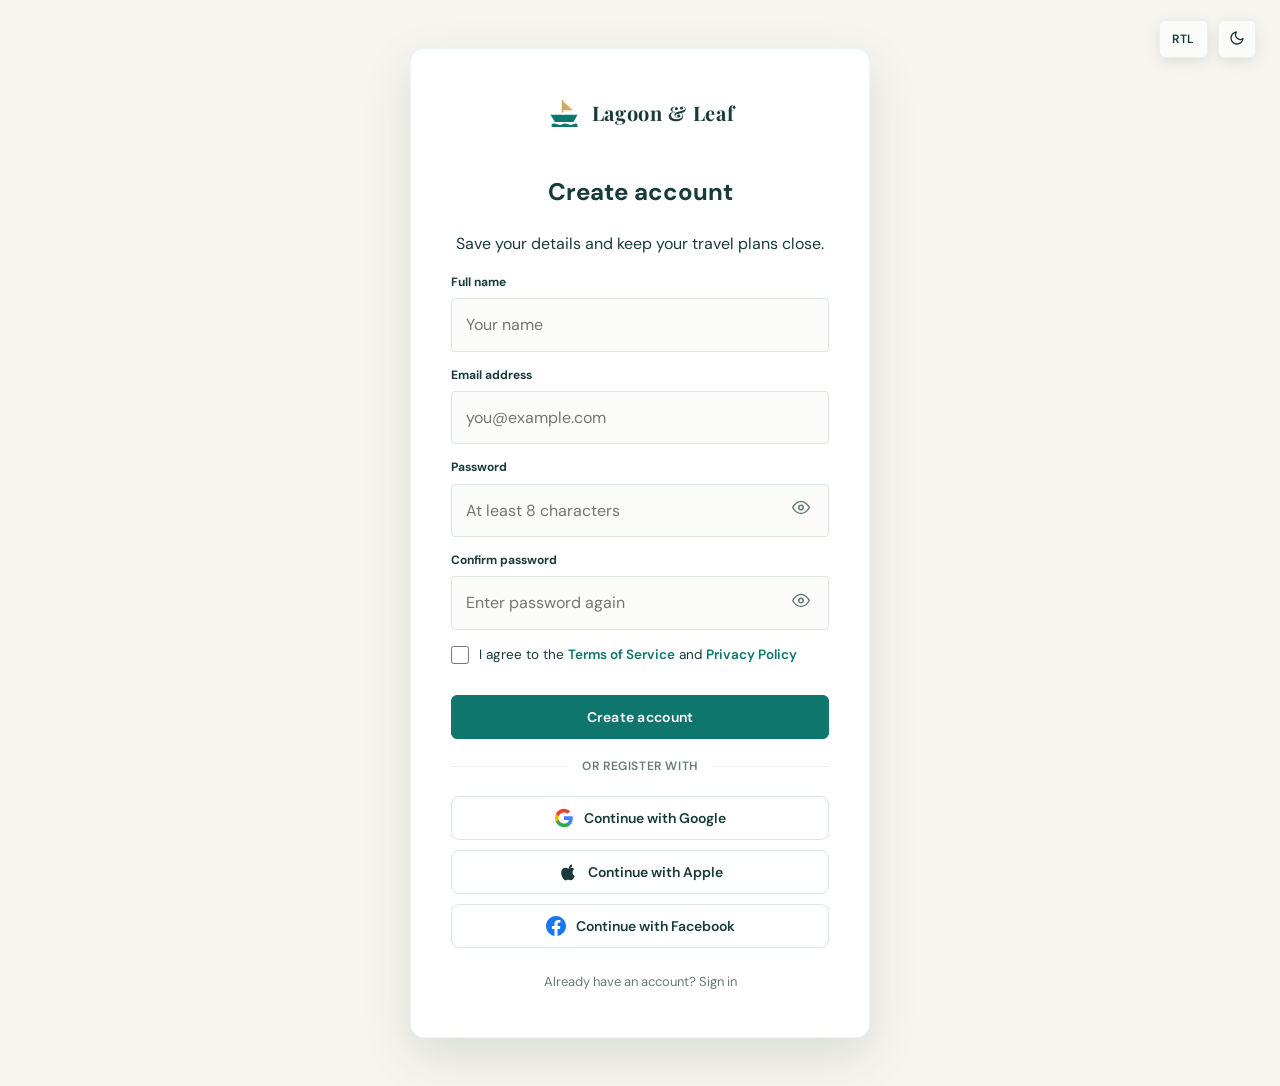
<file: signup.html>
<!doctype html>
<html lang="en">
<head>
  <meta charset="utf-8">
  <meta name="viewport" content="width=device-width, initial-scale=1">
  <title>Create account | Lagoon &amp; Leaf</title>
  <link rel="icon" type="image/svg+xml" href="assets/boat-mark.svg">
  <script>
    (function () {
      var t = localStorage.getItem('lagoon_theme');
      if (t) document.documentElement.setAttribute('data-theme', t);
      var d = localStorage.getItem('lagoon_dir');
      if (d) document.documentElement.setAttribute('dir', d);
    })();
  </script>
  <link rel="stylesheet" href="assets/style.css">
</head>
<body>
  <!-- Fixed Top-Right Theme and RTL controls -->
  <div class="auth-top-controls">
    <button type="button" class="nav-btn nav-btn-rtl" id="rtl-toggle" title="Toggle RTL/LTR"><span class="rtl-text">RTL</span></button>
    <button type="button" class="nav-btn nav-btn-theme" id="theme-toggle" title="Toggle theme"><span class="theme-icon"><svg width="16" height="16" viewBox="0 0 24 24" fill="none" stroke="currentColor" stroke-width="2" stroke-linecap="round" stroke-linejoin="round"><path d="M21 12.79A9 9 0 1 1 11.21 3 7 7 0 0 0 21 12.79z"></path></svg></span></button>
  </div>

  <main class="auth-page">
    <section class="auth-panel">
      <div class="auth-panel-inner">
        <a class="brand" href="index.html">
          <img src="assets/boat-mark.svg" alt="Lagoon &amp; Leaf Logo">
          <span>Lagoon &amp; Leaf</span>
        </a>

        <h1>Create account</h1>
        <p>Save your details and keep your travel plans close.</p>

        <form data-demo-form>
          <div style="text-align:left;">
            <label for="name">Full name</label>
            <input id="name" placeholder="Your name" required>
          </div>

          <div style="text-align:left;">
            <label for="email">Email address</label>
            <input id="email" type="email" placeholder="you@example.com" required>
          </div>

          <div style="text-align:left;">
            <label for="password">Password</label>
            <div class="password-wrap">
              <input id="password" type="password" placeholder="At least 8 characters" minlength="8" required>
              <button class="eye" type="button" data-toggle-password="password" aria-label="Show password">
                <svg viewBox="0 0 24 24" fill="none" stroke="currentColor" stroke-width="2" width="18" height="18"><path d="M1 12s4-8 11-8 11 8 11 8-4 8-11 8-11-8-11-8z"/><circle cx="12" cy="12" r="3"/></svg>
              </button>
            </div>
          </div>

          <div style="text-align:left;">
            <label for="confirm">Confirm password</label>
            <div class="password-wrap">
              <input id="confirm" type="password" placeholder="Enter password again" required>
              <button class="eye" type="button" data-toggle-password="confirm" aria-label="Show password">
                <svg viewBox="0 0 24 24" fill="none" stroke="currentColor" stroke-width="2" width="18" height="18"><path d="M1 12s4-8 11-8 11 8 11 8-4 8-11 8-11-8-11-8z"/><circle cx="12" cy="12" r="3"/></svg>
              </button>
            </div>
          </div>

          <!-- Checkbox for Terms and Privacy -->
          <div class="auth-checkbox-wrap">
            <input type="checkbox" id="terms" required>
            <label for="terms">I agree to the <a href="#">Terms of Service</a> and <a href="#">Privacy Policy</a></label>
          </div>

          <button class="btn btn-cruise" type="submit" style="width:100%; padding:14px; margin-top:14px;">Create account</button>
          <div class="notice" role="status"></div>
        </form>

        <div class="auth-divider"><span>or register with</span></div>

        <!-- Social Media Buttons (placed below action button) -->
        <div class="auth-social-buttons">
          <button type="button" class="auth-social-btn">
            <svg viewBox="0 0 24 24">
              <path d="M22.56 12.25c0-.78-.07-1.53-.2-2.25H12v4.26h5.92c-.26 1.37-1.04 2.53-2.21 3.31v2.77h3.57c2.08-1.92 3.28-4.74 3.28-8.09z" fill="#4285F4"/>
              <path d="M12 23c2.97 0 5.46-.98 7.28-2.66l-3.57-2.77c-.98.66-2.23 1.06-3.71 1.06-2.86 0-5.29-1.93-6.16-4.53H2.18v2.84C3.99 20.53 7.7 23 12 23z" fill="#34A853"/>
              <path d="M5.84 14.09c-.22-.66-.35-1.36-.35-2.09s.13-1.43.35-2.09V7.06H2.18C1.43 8.55 1 10.22 1 12s.43 3.45 1.18 4.94l2.85-2.22.81-.63z" fill="#FBBC05"/>
              <path d="M12 5.38c1.62 0 3.06.56 4.21 1.64l3.15-3.15C17.45 2.09 14.97 1 12 1 7.7 1 3.99 3.47 2.18 7.06l3.66 2.84c.87-2.6 3.3-4.52 6.16-4.52z" fill="#EA4335"/>
            </svg>
            Continue with Google
          </button>
          <button type="button" class="auth-social-btn">
            <svg viewBox="0 0 24 24" fill="currentColor">
              <path d="M18.71 19.5c-.83 1.24-1.71 2.45-3.05 2.47-1.34.03-1.77-.79-3.29-.79-1.53 0-2 .77-3.27.82-1.31.05-2.3-1.32-3.14-2.53C4.25 17 2.94 12.45 4.7 9.39c.87-1.52 2.43-2.48 4.12-2.51 1.28-.02 2.5.87 3.29.87.78 0 2.26-1.07 3.81-.91.65.03 2.47.26 3.64 1.98-.09.06-2.17 1.28-2.15 3.81.03 3.02 2.65 4.03 2.68 4.04-.03.07-.42 1.44-1.38 2.83M15.97 6.42c.62-.75 1.04-1.8 1.04-2.85 0-.15-.01-.29-.04-.44-.99.04-2.2.66-2.91 1.49-.55.63-1.03 1.66-1.03 2.73 0 .15.02.29.04.42 1.09.08 2.28-.6 2.9-1.35z"/>
            </svg>
            Continue with Apple
          </button>
          <button type="button" class="auth-social-btn">
            <svg viewBox="0 0 24 24" fill="#1877F2">
              <path d="M24 12.073C24 5.405 18.627 0 12 0S0 5.405 0 12.073C0 18.1 4.388 23.094 10.125 24v-8.437H7.078v-3.49h3.047V9.41c0-3.025 1.792-4.697 4.533-4.697 1.312 0 2.686.236 2.686.236v2.97h-1.513c-1.491 0-1.956.93-1.956 1.886v2.267h3.328l-.532 3.49h-2.796V24C19.612 23.094 24 18.1 24 12.073z"/>
            </svg>
            Continue with Facebook
          </button>
        </div>

        <div class="auth-bottom">
          Already have an account? <a href="login.html">Sign in</a>
        </div>
      </div>
    </section>
  </main>
  <script src="assets/main.js"></script>
</body>
</html>
</file>
<file: assets/style.css>
@import url('https://fonts.googleapis.com/css2?family=DM+Sans:wght@400;500;600;700&family=Playfair+Display:wght@500;600;700&display=swap');

:root {
  /* Brand palette */
  --ink: #173b3a;
  --teal: #0f766e;
  --teal-hover: #0b3937;
  --teal-light: #e6f5f3;
  --deep: #0b3937;
  --sand: #e9d5b0;
  --cream: #f7f5ef;
  --muted: #667b78;
  --white: #ffffff;
  --shadow: 0 18px 50px rgba(10, 48, 45, 0.12);
  --shadow-nav: 0 4px 20px rgba(0, 0, 0, 0.04);

  /* Theme tokens - Light mode */
  --bg-body: #f7f5ef;
  --bg-surface: #ffffff;
  --bg-surface-alt: #fbfcfa;
  --bg-navbar: rgba(255, 255, 255, 0.96);
  --nav-border: rgba(23, 59, 58, 0.08);
  --topbar-bg: #0b3937;
  --topbar-text: #dce9e5;
  --text-main: #173b3a;
  --text-muted: #667b78;
  --card-bg: #ffffff;
  --card-border: rgba(15, 118, 110, 0.08);
  --input-bg: #fbfcfa;
  --input-border: #dce5e1;
  --input-text: #173b3a;
  --btn-control-bg: #f2f5f4;
  --btn-control-border: #d2ddd9;
  --btn-control-text: #173b3a;
  --btn-control-hover-bg: #e5ece9;
  --footer-bg: #0b3937;
  --footer-text: #bfd0ca;
  --footer-heading: #ffffff;
  --tag-bg: #e7f2ef;
  --tag-text: #0f766e;
  --price-color: #0f766e;
  --eyebrow-color: #d6b77c;
  --auth-visual-overlay: linear-gradient(0deg, rgba(5, 43, 41, 0.45), rgba(5, 43, 41, 0.12));
}

[data-theme="dark"] {
  /* Brand palette overrides for dark theme */
  --ink: #e6f3f0;
  --teal: #14b8a6;
  --teal-hover: #2dd4bf;
  --teal-light: rgba(20, 184, 166, 0.15);
  --deep: #061918;
  --sand: #e6caa3;
  --cream: #0c1817;
  --muted: #95aea8;
  --white: #112322;
  --shadow: 0 18px 50px rgba(0, 0, 0, 0.5);
  --shadow-nav: 0 4px 25px rgba(0, 0, 0, 0.45);

  /* Theme tokens - Dark mode */
  --bg-body: #0b1716;
  --bg-surface: #112423;
  --bg-surface-alt: #162c2a;
  --bg-navbar: rgba(12, 25, 24, 0.95);
  --nav-border: rgba(255, 255, 255, 0.08);
  --topbar-bg: #050d0d;
  --topbar-text: #b2c9c4;
  --text-main: #e8f5f2;
  --text-muted: #9bb4ae;
  --card-bg: #122625;
  --card-border: rgba(255, 255, 255, 0.07);
  --input-bg: #152d2b;
  --input-border: rgba(255, 255, 255, 0.14);
  --input-text: #e8f5f2;
  --btn-control-bg: #17302e;
  --btn-control-border: rgba(255, 255, 255, 0.12);
  --btn-control-text: #e8f5f2;
  --btn-control-hover-bg: #21423f;
  --footer-bg: #050d0d;
  --footer-text: #a3bbb6;
  --footer-heading: #ffffff;
  --tag-bg: rgba(20, 184, 166, 0.18);
  --tag-text: #2dd4bf;
  --price-color: #2dd4bf;
  --eyebrow-color: #ebd09c;
  --auth-visual-overlay: linear-gradient(0deg, rgba(3, 20, 19, 0.65), rgba(3, 20, 19, 0.3));
}

* {
  box-sizing: border-box;
}

html {
  scroll-behavior: smooth;
}

body {
  margin: 0;
  font-family: 'DM Sans', sans-serif;
  color: var(--text-main);
  background: var(--bg-body);
  line-height: 1.6;
  transition: background-color 0.25s ease, color 0.25s ease;
}

a {
  color: inherit;
  text-decoration: none;
}

img {
  max-width: 100%;
  display: block;
}

.container {
  width: min(1160px, 92%);
  margin: auto;
}

/* ==========================================================================
   TOPBAR
   ========================================================================== */
.topbar {
  background: var(--topbar-bg);
  color: var(--topbar-text);
  font-size: 12px;
  padding: 8px 0;
  transition: background-color 0.25s ease, color 0.25s ease;
}

.topbar .container {
  display: flex;
  justify-content: space-between;
  gap: 15px;
}

/* ==========================================================================
   NAVBAR (Centered uniformly, actions aligned right)
   ========================================================================== */
.navbar {
  background: var(--bg-navbar);
  position: sticky;
  top: 0;
  z-index: 1000;
  box-shadow: var(--shadow-nav);
  border-bottom: 1px solid var(--nav-border);
  backdrop-filter: blur(12px);
  -webkit-backdrop-filter: blur(12px);
  transition: background-color 0.25s ease, border-color 0.25s ease, box-shadow 0.25s ease;
}

/* Widen navbar container for perfect spacing & zero wrapping */
.navbar .container {
  width: min(1340px, 94%);
  margin: 0 auto;
}

.navinner {
  height: 80px;
  display: grid;
  grid-template-columns: 1fr auto 1fr;
  align-items: center;
  gap: 20px;
  position: relative;
}

/* Brand - flush left */
.brand {
  display: inline-flex;
  align-items: center;
  gap: 10px;
  font-weight: 700;
  letter-spacing: 0.04em;
  color: var(--text-main);
  justify-self: start;
  flex-shrink: 0;
  text-decoration: none;
  height: 40px;
}

.brand img {
  width: 36px;
  height: 36px;
  object-fit: contain;
}

.brand span {
  font-family: 'Playfair Display', serif;
  font-size: 20px;
  font-weight: 700;
  color: var(--text-main);
  white-space: nowrap;
}

/* Center-aligned uniform navigation menu */
.navlinks {
  display: flex;
  align-items: center;
  justify-content: center;
  gap: 22px;
  font-size: 14px;
  font-weight: 600;
  margin: 0;
  padding: 0;
  list-style: none;
  justify-self: center;
}

.navlink {
  position: relative;
  display: inline-flex;
  align-items: center;
  justify-content: center;
  height: 40px;
  padding: 0 4px;
  color: var(--text-main);
  text-decoration: none;
  font-weight: 600;
  white-space: nowrap;
  transition: color 0.2s ease;
}

.navlink:hover,
.navlink.active {
  color: var(--teal);
}

/* Subtle active & hover underline indicator */
.navlink::after {
  content: '';
  position: absolute;
  bottom: 4px;
  left: 0;
  right: 0;
  height: 2.5px;
  background: var(--teal);
  border-radius: 2px;
  transform: scaleX(0);
  transition: transform 0.22s ease;
}

.navlink:hover::after,
.navlink.active::after {
  transform: scaleX(1);
}

/* Navbar Right Actions (Buttons + Controls) - flush right */
.nav-actions {
  display: flex;
  align-items: center;
  justify-content: flex-end;
  gap: 8px;
  justify-self: end;
  flex-shrink: 0;
}

.desktop-actions {
  display: flex;
  align-items: center;
  gap: 8px;
}

.mobile-actions {
  display: none;
}

/* ==========================================================================
   BUTTONS (Primary & Sign-in - Uniform 38px height)
   ========================================================================== */
.btn {
  display: inline-flex;
  align-items: center;
  justify-content: center;
  border-radius: 6px;
  font-family: inherit;
  font-weight: 600;
  font-size: 14px;
  line-height: 1;
  letter-spacing: 0.02em;
  cursor: pointer;
  transition: all 0.2s ease;
  text-decoration: none;
  white-space: nowrap;
  box-sizing: border-box;
  text-align: center;
  height: 44px;
  min-height: 44px;
  padding: 0 24px;
}

/* Sign-in button: outline variant */
.btn-signin {
  border: 1.5px solid var(--teal) !important;
  background: transparent !important;
  color: var(--teal) !important;
  height: 44px;
  min-height: 44px;
  padding: 0 24px;
  font-size: 14px;
}

.btn-signin:hover {
  background: var(--teal) !important;
  color: #ffffff !important;
  transform: translateY(-1px);
  box-shadow: 0 4px 12px rgba(15, 118, 110, 0.25);
}

/* Plan your cruise button: primary filled */
.btn-cruise,
.btn:not(.btn-signin):not(.outline):not(.light) {
  border: 1.5px solid var(--teal);
  background: var(--teal);
  color: #ffffff !important;
  height: 44px;
  min-height: 44px;
  padding: 0 24px;
  font-size: 14px;
}

.btn-cruise:hover,
.btn:not(.btn-signin):not(.outline):not(.light):hover {
  background: var(--deep);
  border-color: var(--deep);
  color: #ffffff !important;
  transform: translateY(-1px);
  box-shadow: 0 4px 14px rgba(11, 57, 55, 0.25);
}

.btn.outline {
  background: transparent;
  border: 1.5px solid rgba(255, 255, 255, 0.85);
  color: #ffffff !important;
  height: 44px;
  min-height: 44px;
  padding: 0 24px;
  font-size: 14px;
}

.btn.outline:hover {
  background: rgba(255, 255, 255, 0.15);
  border-color: #ffffff;
  transform: translateY(-1px);
}

.btn.light {
  background: #ffffff;
  border: 1.5px solid #ffffff;
  color: var(--deep) !important;
  height: 44px;
  min-height: 44px;
  padding: 0 24px;
  font-size: 14px;
}

.btn.light:hover {
  background: var(--bg-body);
  border-color: var(--bg-body);
  transform: translateY(-1px);
}

/* Specific sizing for navbar desktop actions so navbar stays compact & perfectly aligned */
.nav-actions .btn-signin,
.nav-actions .btn-cruise,
.desktop-actions .btn-signin,
.desktop-actions .btn-cruise {
  height: 38px !important;
  min-height: 38px !important;
  padding: 0 18px !important;
  font-size: 13.5px !important;
}

/* Paired CTA buttons in hero, banner and section callouts: uniform equal size */
.hero-actions .btn,
.banner-actions .btn,
.cta-actions .btn,
.hero-btns .btn,
.cta-banner .btn {
  min-width: 190px;
  height: 44px;
  min-height: 44px;
}

/* Card CTA buttons */
.boat-card .btn,
.fleet-card .btn,
.pkg-card .btn {
  height: 44px;
  min-height: 44px;
  padding: 0 22px;
}

/* Dark theme button refinements */
[data-theme="dark"] .btn-signin {
  border-color: var(--teal) !important;
  color: var(--teal) !important;
  background: rgba(20, 184, 166, 0.08) !important;
}

[data-theme="dark"] .btn-signin:hover {
  background: var(--teal) !important;
  color: #ffffff !important;
  border-color: var(--teal) !important;
}

[data-theme="dark"] .btn-cruise,
[data-theme="dark"] .btn:not(.btn-signin):not(.outline):not(.light) {
  background: var(--teal) !important;
  border-color: var(--teal) !important;
  color: #ffffff !important;
}

[data-theme="dark"] .btn-cruise:hover,
[data-theme="dark"] .btn:not(.btn-signin):not(.outline):not(.light):hover {
  background: var(--teal-hover) !important;
  border-color: var(--teal-hover) !important;
  color: #ffffff !important;
}

/* ==========================================================================
   NAVBAR CONTROLS (Theme & RTL Buttons - 38px matching height)
   ========================================================================== */
.nav-btn {
  display: inline-flex;
  align-items: center;
  justify-content: center;
  height: 38px;
  background: var(--btn-control-bg);
  color: var(--btn-control-text);
  border: 1px solid var(--btn-control-border);
  border-radius: 6px;
  cursor: pointer;
  font-family: inherit;
  font-weight: 700;
  transition: all 0.2s ease;
  user-select: none;
  box-sizing: border-box;
}

.nav-btn:hover {
  background: var(--btn-control-hover-bg);
  border-color: var(--teal);
  color: var(--teal);
  transform: translateY(-1px);
}

.nav-btn:active {
  transform: translateY(0);
}

/* RTL toggle button */
.nav-btn-rtl {
  font-size: 12px;
  padding: 0 11px;
  letter-spacing: 0.05em;
  min-width: 44px;
}

.nav-btn-rtl.active {
  background: var(--teal);
  color: #ffffff;
  border-color: var(--teal);
}

[data-theme="dark"] .nav-btn-rtl.active {
  background: var(--teal);
  color: #ffffff;
  border-color: var(--teal);
}

/* Theme toggle button (Dark/Light) */
.nav-btn-theme {
  width: 38px;
  padding: 0;
  font-size: 16px;
  line-height: 1;
}

/* Mobile hamburger button */
.nav-toggle {
  display: none;
  background: var(--btn-control-bg);
  border: 1px solid var(--btn-control-border);
  border-radius: 6px;
  width: 38px;
  height: 38px;
  padding: 9px 8px;
  cursor: pointer;
  flex-direction: column;
  justify-content: space-around;
  align-items: center;
  transition: all 0.2s ease;
  box-sizing: border-box;
}

.nav-toggle span {
  display: block;
  width: 100%;
  height: 2px;
  background: var(--text-main);
  border-radius: 2px;
  transition: all 0.25s ease;
}

.nav-toggle:hover {
  border-color: var(--teal);
}

.nav-toggle.open span:nth-child(1) {
  transform: translateY(6.5px) rotate(45deg);
}

.nav-toggle.open span:nth-child(2) {
  opacity: 0;
}

.nav-toggle.open span:nth-child(3) {
  transform: translateY(-6.5px) rotate(-45deg);
}

/* ==========================================================================
   HERO SECTIONS
   ========================================================================== */
.hero {
  min-height: 650px;
  display: flex;
  align-items: center;
  color: #ffffff;
  background: linear-gradient(90deg, rgba(5, 42, 40, 0.78), rgba(5, 42, 40, 0.18)),
    url('https://images.unsplash.com/photo-1500375592092-40eb2168fd21?auto=format&fit=crop&w=2000&q=85') center/cover;
}

.hero.home2 {
  background-image: linear-gradient(90deg, rgba(5, 42, 40, 0.78), rgba(5, 42, 40, 0.18)),
    url('https://images.unsplash.com/photo-1518837695005-2083093ee35b?auto=format&fit=crop&w=2000&q=85');
}

.hero-content {
  max-width: 650px;
  padding: 90px 0;
}

.eyebrow {
  text-transform: uppercase;
  letter-spacing: 0.2em;
  font-size: 11px;
  font-weight: 700;
  color: var(--eyebrow-color);
}

.hero h1 {
  font: 600 clamp(42px, 6vw, 72px)/1.08 'Playfair Display', serif;
  margin: 18px 0;
  color: #ffffff;
}

.hero p {
  font-size: 17px;
  max-width: 540px;
  color: #e7f0ec;
  margin-bottom: 30px;
}

.hero-actions {
  display: flex;
  gap: 12px;
  flex-wrap: wrap;
}

/* Page Hero */
.page-hero {
  padding: 90px 0;
  background: linear-gradient(90deg, rgba(7, 50, 47, 0.82), rgba(7, 50, 47, 0.28)),
    url('https://images.unsplash.com/photo-1500375592092-40eb2168fd21?auto=format&fit=crop&w=1800&q=85') center/cover;
  color: #ffffff;
}

.page-hero h1 {
  font: 600 54px 'Playfair Display', serif;
  margin: 5px 0;
  color: #ffffff;
}

/* ==========================================================================
   SECTIONS & GRIDS
   ========================================================================== */
.section {
  padding: 88px 0;
}

.section.white {
  background: var(--bg-surface);
  transition: background-color 0.25s ease;
}

.section-head {
  text-align: center;
  max-width: 680px;
  margin: 0 auto 42px;
}

.section-head h2,
.split h2 {
  font: 600 clamp(32px, 4vw, 46px)/1.15 'Playfair Display', serif;
  margin: 10px 0 14px;
  color: var(--text-main);
}

.section-head p,
.muted {
  color: var(--text-muted);
}

.kicker {
  color: var(--teal);
  text-transform: uppercase;
  letter-spacing: 0.18em;
  font-size: 11px;
  font-weight: 700;
}

.grid3 {
  display: grid;
  grid-template-columns: repeat(3, 1fr);
  gap: 24px;
}

.grid2 {
  display: grid;
  grid-template-columns: repeat(2, 1fr);
  gap: 28px;
}

.feature-card,
.boat-card {
  background: var(--card-bg);
  border: 1px solid var(--card-border);
  border-radius: 8px;
  overflow: hidden;
  box-shadow: var(--shadow);
  transition: background-color 0.25s ease, border-color 0.25s ease, transform 0.2s ease;
}

.feature-card:hover,
.boat-card:hover {
  transform: translateY(-2px);
}

.feature-card img {
  height: 230px;
  width: 100%;
  object-fit: cover;
}

.boat-card img {
  height: 220px;
  width: 100%;
  object-fit: cover;
}

.card-body {
  padding: 24px;
}

.card-body h3 {
  font: 600 23px 'Playfair Display', serif;
  margin: 4px 0 8px;
  color: var(--text-main);
}

.card-body p {
  color: var(--text-muted);
  font-size: 14px;
}

.split {
  display: grid;
  grid-template-columns: 1fr 1fr;
  gap: 65px;
  align-items: center;
}

.split img {
  height: 480px;
  object-fit: cover;
  border-radius: 8px;
  width: 100%;
}

.checks {
  padding: 0;
  list-style: none;
  margin: 22px 0;
}

.checks li {
  margin: 10px 0;
  color: var(--text-main);
}

.checks li:before {
  content: '';
  display: inline-block;
  width: 6px;
  height: 6px;
  border-radius: 50%;
  background: var(--teal);
  margin-right: 12px;
  vertical-align: middle;
}

.stats {
  display: grid;
  grid-template-columns: repeat(3, 1fr);
  gap: 18px;
  margin-top: 28px;
}

.stat {
  border-left: 2px solid var(--sand);
  padding-left: 16px;
}

.stat strong {
  font: 600 30px 'Playfair Display', serif;
  display: block;
  color: var(--text-main);
}

.stat span {
  font-size: 12px;
  color: var(--text-muted);
}

/* ==========================================================================
   BANNER
   ========================================================================== */
.banner {
  padding: 72px 0;
  background: linear-gradient(90deg, rgba(7, 50, 47, 0.85), rgba(7, 50, 47, 0.55)),
    url('https://images.unsplash.com/photo-1500530855697-b586d89ba3ee?auto=format&fit=crop&w=1800&q=85') center/cover;
  color: #ffffff;
  text-align: center;
}

.banner h2 {
  font: 600 40px 'Playfair Display', serif;
  margin: 0 0 12px;
  color: #ffffff;
}

.banner p {
  color: #e2eeea;
}

.price {
  font-size: 22px;
  font-weight: 700;
  color: var(--price-color);
  margin: 10px 0 16px;
}

.tag {
  display: inline-block;
  background: var(--tag-bg);
  color: var(--tag-text);
  padding: 5px 10px;
  border-radius: 20px;
  font-size: 11px;
  font-weight: 700;
}

/* ==========================================================================
   GALLERY
   ========================================================================== */
.gallery {
  display: grid;
  grid-template-columns: repeat(3, 1fr);
  gap: 14px;
}

.gallery img {
  height: 250px;
  width: 100%;
  object-fit: cover;
  border-radius: 6px;
  transition: transform 0.25s ease;
}

.gallery img:hover {
  transform: scale(1.02);
}

.gallery .tall {
  height: 514px;
  grid-row: span 2;
}

/* ==========================================================================
   FORMS
   ========================================================================== */
.form-wrap {
  display: grid;
  grid-template-columns: 0.8fr 1.2fr;
  gap: 55px;
  align-items: start;
}

.form-card {
  background: var(--card-bg);
  border: 1px solid var(--card-border);
  padding: 32px;
  border-radius: 8px;
  box-shadow: var(--shadow);
  transition: background-color 0.25s ease, border-color 0.25s ease;
}

label {
  display: block;
  font-size: 12px;
  font-weight: 700;
  margin: 14px 0 6px;
  color: var(--text-main);
}

input,
select,
textarea {
  width: 100%;
  padding: 13px 14px;
  border: 1px solid var(--input-border);
  border-radius: 4px;
  background: var(--input-bg);
  font: inherit;
  color: var(--input-text);
  transition: border-color 0.2s ease, background-color 0.2s ease;
}

input:focus,
select:focus,
textarea:focus {
  outline: none;
  border-color: var(--teal);
}

textarea {
  min-height: 120px;
  resize: vertical;
}

.form-row {
  display: grid;
  grid-template-columns: 1fr 1fr;
  gap: 14px;
}

/* ==========================================================================
   FOOTER SECTION ALIGNMENT & DESIGN
   ========================================================================== */
.footer {
  background: var(--footer-bg);
  color: var(--footer-text);
  padding: 68px 0 28px;
  border-top: 1px solid rgba(255, 255, 255, 0.08);
  transition: background-color 0.25s ease;
}

.footer-grid {
  display: grid;
  grid-template-columns: 1.4fr 1fr 1.2fr;
  gap: 56px;
  align-items: flex-start;
}

.footer-col {
  display: flex;
  flex-direction: column;
}

/* Footer Brand */
.footer-brand {
  display: inline-flex !important;
  align-items: center !important;
  gap: 12px !important;
  margin: 0 0 16px 0 !important;
  text-decoration: none !important;
  line-height: 1 !important;
}

.footer-brand img {
  width: 36px;
  height: 36px;
  object-fit: contain;
}

.footer-brand span {
  font-family: 'Playfair Display', serif;
  font-size: 22px;
  font-weight: 700;
  color: #ffffff !important;
  letter-spacing: 0.02em;
}

.footer-desc {
  font-size: 13.5px;
  line-height: 1.65;
  color: var(--footer-text);
  margin: 0 0 24px 0;
  max-width: 360px;
}

/* Footer Social Icons */
.footer-social-wrap {
  margin-top: auto;
}

.footer-social-title {
  font-size: 12px;
  text-transform: uppercase;
  letter-spacing: 0.12em;
  font-weight: 700;
  color: #ffffff;
  margin: 0 0 12px 0;
}

.footer-social-icons {
  display: flex;
  align-items: center;
  gap: 10px;
  flex-wrap: wrap;
}

.footer-social-btn {
  display: inline-flex !important;
  align-items: center !important;
  justify-content: center !important;
  width: 38px !important;
  height: 38px !important;
  border-radius: 50% !important;
  background: rgba(255, 255, 255, 0.1) !important;
  color: #ffffff !important;
  text-decoration: none !important;
  transition: all 0.25s ease !important;
  margin: 0 !important;
}

.footer-social-btn:hover {
  background: var(--teal) !important;
  color: #ffffff !important;
  transform: translateY(-2px);
  box-shadow: 0 4px 12px rgba(15, 118, 110, 0.35);
}

.footer-social-btn svg {
  width: 17px;
  height: 17px;
  fill: currentColor;
}

/* Footer Headings */
.footer-heading {
  font: 600 20px/1.2 'Playfair Display', serif !important;
  color: var(--footer-heading, #ffffff) !important;
  margin: 0 0 18px 0 !important;
  padding: 0 !important;
  height: 36px;
  display: flex;
  align-items: center;
}

/* Footer Navigation Links */
.footer-nav {
  display: flex;
  flex-direction: column;
  gap: 10px;
}

.footer-nav a {
  display: inline-flex !important;
  align-items: center !important;
  color: var(--footer-text) !important;
  font-size: 13.5px !important;
  text-decoration: none !important;
  transition: all 0.2s ease !important;
  padding: 2px 0 !important;
  margin: 0 !important;
  width: fit-content;
}

.footer-nav a:hover {
  color: var(--teal-hover, #2dd4bf) !important;
  transform: translateX(4px);
}

html[dir="rtl"] .footer-nav a:hover {
  transform: translateX(-4px);
}

/* Footer Contact List */
.footer-contact-list {
  display: flex;
  flex-direction: column;
  gap: 14px;
}

.footer-contact-item {
  display: flex !important;
  align-items: flex-start !important;
  gap: 12px !important;
  font-size: 13.5px !important;
  color: var(--footer-text) !important;
  line-height: 1.5 !important;
  margin: 0 !important;
}

.footer-contact-icon {
  font-size: 16px !important;
  flex-shrink: 0 !important;
  width: 20px !important;
  text-align: center !important;
  margin-top: 2px !important;
}

.footer-contact-item a {
  color: var(--footer-text) !important;
  text-decoration: none !important;
  transition: color 0.2s ease !important;
}

.footer-contact-item a:hover {
  color: var(--teal-hover, #2dd4bf) !important;
}

/* Copyright Row */
.copyright {
  margin-top: 52px;
  padding-top: 24px;
  border-top: 1px solid rgba(255, 255, 255, 0.08);
  text-align: center;
  font-size: 12.5px;
  color: var(--footer-text);
  opacity: 0.85;
}

.copyright p {
  margin: 0;
}

/* ==========================================================================
   AUTH PAGES
   ========================================================================== */
.auth-page {
  min-height: 100vh;
  display: grid;
  grid-template-columns: 1fr 1fr;
  background: var(--bg-body);
}

.auth-visual {
  background: var(--auth-visual-overlay),
    url('https://images.unsplash.com/photo-1500375592092-40eb2168fd21?auto=format&fit=crop&w=1300&q=85') center/cover;
  display: flex;
  align-items: flex-end;
  padding: 55px;
  color: #ffffff;
}

.auth-visual h2 {
  font: 600 42px 'Playfair Display', serif;
  max-width: 430px;
  color: #ffffff;
}

.auth-visual p {
  color: #dce9e5;
}

.auth-panel {
  display: flex;
  align-items: center;
  justify-content: center;
  padding: 40px;
  position: relative;
}

.auth-top-controls {
  position: absolute;
  top: 24px;
  right: 28px;
  display: flex;
  gap: 10px;
  z-index: 10;
}

.auth-box {
  width: min(420px, 100%);
}

.auth-box .brand {
  margin-bottom: 45px;
}

.auth-box h1 {
  font: 600 38px 'Playfair Display', serif;
  margin: 0;
  color: var(--text-main);
}

.auth-box>p {
  color: var(--text-muted);
  margin: 8px 0 25px;
}

.auth-box input {
  padding: 14px;
}

.password-wrap {
  position: relative;
}

.password-wrap input {
  padding-right: 48px;
}

.eye {
  position: absolute;
  right: 13px;
  top: 50%;
  transform: translateY(-50%);
  border: 0;
  background: none;
  color: var(--text-muted);
  cursor: pointer;
  font-size: 18px;
}

.auth-meta {
  display: flex;
  justify-content: space-between;
  align-items: center;
  font-size: 12px;
  margin: 13px 0 22px;
}

.auth-meta a,
.auth-box a {
  color: var(--teal);
  font-weight: 700;
}

.auth-box .btn {
  width: 100%;
  margin-top: 12px;
}

.auth-bottom {
  text-align: center;
  font-size: 13px;
  margin-top: 24px;
  color: var(--text-muted);
}

.notice {
  display: none;
  padding: 11px;
  background: var(--tag-bg);
  color: var(--teal);
  font-size: 13px;
  border-radius: 4px;
  margin-top: 12px;
}

/* ==========================================================================
   RTL (RIGHT-TO-LEFT) SUPPORT
   ========================================================================== */
html[dir="rtl"] {
  direction: rtl;
  text-align: right;
}

html[dir="rtl"] .checks li:before {
  margin-right: 0;
  margin-left: 10px;
}

html[dir="rtl"] .stat {
  border-left: none;
  border-right: 2px solid var(--sand);
  padding-left: 0;
  padding-right: 16px;
}

html[dir="rtl"] .hero,
html[dir="rtl"] .hero.home2 {
  background-image: linear-gradient(-90deg, rgba(5, 42, 40, 0.78), rgba(5, 42, 40, 0.18)),
    url('https://images.unsplash.com/photo-1500375592092-40eb2168fd21?auto=format&fit=crop&w=2000&q=85');
}

html[dir="rtl"] .hero.home2 {
  background-image: linear-gradient(-90deg, rgba(5, 42, 40, 0.78), rgba(5, 42, 40, 0.18)),
    url('https://images.unsplash.com/photo-1518837695005-2083093ee35b?auto=format&fit=crop&w=2000&q=85');
}

html[dir="rtl"] .page-hero {
  background: linear-gradient(-90deg, rgba(7, 50, 47, 0.82), rgba(7, 50, 47, 0.28)),
    url('https://images.unsplash.com/photo-1500375592092-40eb2168fd21?auto=format&fit=crop&w=1800&q=85') center/cover;
}

html[dir="rtl"] .banner {
  background: linear-gradient(-90deg, rgba(7, 50, 47, 0.85), rgba(7, 50, 47, 0.55)),
    url('https://images.unsplash.com/photo-1500530855697-b586d89ba3ee?auto=format&fit=crop&w=1800&q=85') center/cover;
}

html[dir="rtl"] .password-wrap input {
  padding-right: 14px;
  padding-left: 48px;
}

html[dir="rtl"] .eye {
  right: auto;
  left: 13px;
}

html[dir="rtl"] .auth-top-controls {
  right: auto;
  left: 28px;
}

/* ==========================================================================
   RESPONSIVE DESIGN
   ========================================================================== */
/* Tablet & Moderate Desktop (1025px - 1200px) */
@media (max-width: 1200px) and (min-width: 1025px) {
  .navinner {
    height: 70px;
    gap: 8px;
  }
  .brand span {
    font-size: 16px;
  }
  .brand img {
    width: 28px;
    height: 28px;
  }
  .navlinks {
    gap: 4px;
    font-size: 12px;
  }
  .navlink {
    padding: 0 4px;
    font-size: 12px;
    height: 34px;
    white-space: nowrap;
  }
  .nav-actions {
    gap: 4px;
    flex-shrink: 0;
  }
  .desktop-actions .btn-signin,
  .desktop-actions .btn-cruise,
  .nav-actions .btn-signin,
  .nav-actions .btn-cruise {
    height: 34px !important;
    padding: 0 8px !important;
    font-size: 11.5px !important;
  }
  .nav-btn {
    height: 34px !important;
    padding: 0 6px !important;
    font-size: 11.5px !important;
  }
  .nav-btn-theme {
    width: 34px !important;
    font-size: 12px !important;
  }
}

/* Mobile & Tablet (<= 1024px): Clean Hamburger Drawer */
@media (max-width: 1024px) {
  .navinner {
    display: flex !important;
    justify-content: space-between !important;
    align-items: center !important;
    height: 70px !important;
    position: relative !important;
  }

  .nav-toggle {
    display: flex !important;
    align-items: center !important;
    justify-content: center !important;
    z-index: 1001 !important;
  }

  .desktop-actions {
    display: none !important;
  }

  /* Hide RTL and Theme buttons from top bar in mobile/tablet - they go inside hamburger drawer */
  .navbar .nav-actions .nav-btn-rtl,
  .navbar .nav-actions .nav-btn-theme {
    display: none !important;
  }

  .navlinks {
    display: none !important;
    position: absolute !important;
    top: 100% !important;
    left: 0 !important;
    right: 0 !important;
    width: 100% !important;
    background: var(--bg-navbar) !important;
    backdrop-filter: blur(16px) !important;
    -webkit-backdrop-filter: blur(16px) !important;
    box-shadow: 0 14px 32px rgba(5, 40, 38, 0.22) !important;
    border-bottom: 1px solid var(--nav-border) !important;
    flex-direction: column !important;
    align-items: stretch !important;
    padding: 18px 24px 24px !important;
    gap: 8px !important;
    z-index: 9999 !important;
    max-height: calc(100vh - 70px) !important;
    overflow-y: auto !important;
  }

  .navlinks.open {
    display: flex !important;
  }

  .navlink {
    padding: 12px 14px !important;
    border-radius: 6px !important;
    width: 100% !important;
    justify-content: flex-start !important;
    display: flex !important;
    font-size: 15px !important;
    font-weight: 500 !important;
    height: auto !important;
  }

  .navlink:hover,
  .navlink.active {
    background: var(--tag-bg) !important;
    color: var(--teal) !important;
    font-weight: 600 !important;
  }

  .navlink::after {
    display: none !important;
  }

  .mobile-actions {
    display: flex !important;
    flex-direction: column !important;
    gap: 10px !important;
    margin-top: 14px !important;
    padding-top: 14px !important;
    border-top: 1px solid var(--nav-border) !important;
  }

  .mobile-controls {
    display: flex !important;
    gap: 8px !important;
    margin-top: 10px !important;
    padding-top: 10px !important;
    border-top: 1px solid var(--nav-border) !important;
  }

  .mobile-controls .nav-btn {
    display: inline-flex !important;
  }

  .mobile-actions .btn {
    width: 100% !important;
    height: 44px !important;
    text-align: center !important;
  }
}

  .split,
  .form-wrap {
    grid-template-columns: 1fr;
    gap: 30px;
  }

  .grid3 {
    grid-template-columns: 1fr 1fr;
  }

  .footer-grid {
    grid-template-columns: 1fr 1fr;
    gap: 40px;
  }

  .footer-col-brand {
    grid-column: 1 / -1;
  }

  .hero {
    min-height: 570px;
  }

  .auth-page {
    grid-template-columns: 1fr;
  }

  .auth-visual {
    display: none;
  }

  .auth-panel {
    min-height: 100vh;
  }

  .gallery {
    grid-template-columns: 1fr 1fr;
  }

  .gallery .tall {
    height: 250px;
    grid-row: auto;
  }
}

@media (max-width: 560px) {
  .topbar .container {
    justify-content: center;
  }

  .topbar span:last-child {
    display: none;
  }

  .navinner {
    height: 70px;
  }

  .brand span {
    font-size: 19px;
  }

  .brand img {
    width: 32px;
  }

  .grid3,
  .grid2,
  .stats,
  .footer-grid {
    grid-template-columns: 1fr;
  }

  .hero-content {
    padding: 70px 0;
  }

  .hero h1 {
    font-size: 44px;
  }

  .section {
    padding: 60px 0;
  }

  .split img {
    height: 320px;
  }

  .form-row {
    grid-template-columns: 1fr;
  }

  .gallery {
    grid-template-columns: 1fr;
  }

  .gallery img {
    height: 200px;
  }

  .page-hero h1 {
    font-size: 40px;
  }
}


/* ==========================================================================
   TRUST STRIP (Home1)
   ========================================================================== */
.trust-strip {
  background: var(--bg-surface);
  border-top: 1px solid var(--card-border);
  border-bottom: 1px solid var(--card-border);
  padding: 28px 0;
  transition: background-color 0.25s ease;
}
.trust-grid {
  display: grid;
  grid-template-columns: repeat(4, 1fr);
  gap: 20px;
  text-align: center;
}
.trust-item {
  display: flex;
  flex-direction: column;
  align-items: center;
  gap: 4px;
}
.trust-icon { font-size: 26px; margin-bottom: 2px; }
.trust-item strong { font-size: 22px; font-weight: 700; color: var(--teal); font-family: 'Playfair Display', serif; display: block; }
.trust-item span { font-size: 12px; color: var(--text-muted); font-weight: 600; text-transform: uppercase; letter-spacing: 0.08em; }

/* ==========================================================================
   HOW IT WORKS - STEPS (Home1)
   ========================================================================== */
.steps-grid {
  display: grid;
  grid-template-columns: repeat(4, 1fr);
  gap: 24px;
  margin-top: 10px;
}
.step-card {
  background: var(--card-bg);
  border: 1px solid var(--card-border);
  border-radius: 10px;
  padding: 30px 24px;
  position: relative;
  box-shadow: var(--shadow);
  transition: transform 0.2s ease, background-color 0.25s ease;
}
.step-card:hover { transform: translateY(-3px); }
.step-num {
  font: 700 42px 'Playfair Display', serif;
  color: var(--teal);
  opacity: 0.18;
  line-height: 1;
  margin-bottom: 14px;
}
.step-card h3 { font: 600 19px 'Playfair Display', serif; margin: 0 0 10px; color: var(--text-main); }
.step-card p { font-size: 14px; color: var(--text-muted); margin: 0; }

/* ==========================================================================
   TESTIMONIALS (Home1)
   ========================================================================== */
.testimonial-card {
  background: var(--card-bg);
  border: 1px solid var(--card-border);
  border-radius: 10px;
  padding: 28px;
  box-shadow: var(--shadow);
  display: flex;
  flex-direction: column;
  gap: 16px;
  transition: transform 0.2s ease, background-color 0.25s ease;
}
.testimonial-card:hover { transform: translateY(-2px); }
.stars { color: #f59e0b; font-size: 17px; letter-spacing: 2px; }
.testimonial-text { font-size: 15px; line-height: 1.65; color: var(--text-main); font-style: italic; flex: 1; margin: 0; }
.testimonial-author { display: flex; align-items: center; gap: 12px; }
.author-avatar {
  width: 44px; height: 44px; border-radius: 50%;
  background: var(--teal); color: #fff;
  display: flex; align-items: center; justify-content: center;
  font-weight: 700; font-size: 14px; flex-shrink: 0;
}
.testimonial-author strong { display: block; font-size: 14px; color: var(--text-main); }
.testimonial-author span { font-size: 12px; color: var(--text-muted); }

/* ==========================================================================
   FEATURE LIST (Home1 on-board amenities)
   ========================================================================== */
.feature-list { display: flex; flex-direction: column; gap: 20px; margin-top: 24px; }
.feature-row { display: flex; align-items: flex-start; gap: 16px; }
.feature-icon { font-size: 26px; flex-shrink: 0; margin-top: 2px; }
.feature-row strong { display: block; font-size: 15px; color: var(--text-main); margin-bottom: 3px; }
.feature-row p { font-size: 13px; color: var(--text-muted); margin: 0; }

/* ==========================================================================
   ROUTES GRID (Home1 destinations)
   ========================================================================== */
.routes-grid { display: grid; grid-template-columns: repeat(3, 1fr); gap: 24px; }
.route-card {
  border-radius: 10px; overflow: hidden;
  background: var(--card-bg); border: 1px solid var(--card-border);
  box-shadow: var(--shadow);
  transition: transform 0.2s ease;
}
.route-card:hover { transform: translateY(-3px); }
.route-img { height: 200px; background-size: cover; background-position: center; }
.route-body { padding: 22px; }
.route-body h3 { font: 600 20px 'Playfair Display', serif; margin: 10px 0 8px; color: var(--text-main); }
.route-body p { font-size: 14px; color: var(--text-muted); margin: 0; }

/* ==========================================================================
   FAQ (Home1)
   ========================================================================== */
.faq-list { max-width: 780px; margin: 0 auto; display: flex; flex-direction: column; gap: 0; }
.faq-item {
  border-bottom: 1px solid var(--card-border);
  padding: 22px 0;
}
.faq-item:first-child { border-top: 1px solid var(--card-border); }
.faq-q { font-weight: 700; font-size: 16px; color: var(--text-main); margin-bottom: 10px; }
.faq-a { font-size: 14.5px; color: var(--text-muted); line-height: 1.65; }

/* ==========================================================================
   PILLAR CARDS (Home2)
   ========================================================================== */
.pillar-card {
  background: var(--card-bg);
  border: 1px solid var(--card-border);
  border-radius: 10px;
  padding: 32px 26px;
  text-align: center;
  box-shadow: var(--shadow);
  transition: transform 0.2s ease, background-color 0.25s ease;
}
.pillar-card:hover { transform: translateY(-3px); }
.pillar-icon { font-size: 36px; margin-bottom: 14px; display: block; }
.pillar-card h3 { font: 600 21px 'Playfair Display', serif; color: var(--text-main); margin: 10px 0 10px; }
.pillar-card p { font-size: 14px; color: var(--text-muted); margin: 0; }

/* ==========================================================================
   EXPERIENCE GRID (Home2)
   ========================================================================== */
.experience-grid {
  display: grid;
  grid-template-columns: 1.4fr 1fr;
  grid-template-rows: auto auto;
  gap: 20px;
}
.exp-card { border-radius: 10px; overflow: hidden; background: var(--card-bg); border: 1px solid var(--card-border); box-shadow: var(--shadow); transition: transform 0.2s ease; }
.exp-card:hover { transform: translateY(-2px); }
.exp-large { grid-row: span 2; display: flex; flex-direction: column; }
.exp-img { background-size: cover; background-position: center; height: 220px; }
.exp-large .exp-img { flex: 1; min-height: 320px; }
.exp-body { padding: 22px; }
.exp-body h3 { font: 600 20px 'Playfair Display', serif; color: var(--text-main); margin: 10px 0 8px; }
.exp-body p { font-size: 14px; color: var(--text-muted); margin: 0; }

/* ==========================================================================
   SEASONS GRID (Home2)
   ========================================================================== */
.seasons-grid { display: grid; grid-template-columns: repeat(4, 1fr); gap: 20px; }
.season-card {
  background: var(--card-bg);
  border: 1px solid var(--card-border);
  border-radius: 10px;
  padding: 28px 22px;
  box-shadow: var(--shadow);
  transition: transform 0.2s ease;
  display: flex; flex-direction: column; gap: 8px;
}
.season-card:hover { transform: translateY(-2px); }
.season-label { font-size: 11px; font-weight: 700; text-transform: uppercase; letter-spacing: 0.15em; color: var(--text-muted); }
.season-card h3 { font: 600 18px 'Playfair Display', serif; color: var(--text-main); margin: 0; }
.season-card p { font-size: 13px; color: var(--text-muted); margin: 0; flex: 1; }
.season-badge { align-self: flex-start; display: inline-block; font-size: 11px; font-weight: 700; padding: 4px 10px; border-radius: 20px; margin-top: 6px; }
.season-badge.best { background: #dcfce7; color: #15803d; }
.season-badge.good { background: var(--tag-bg); color: var(--tag-text); }
.season-badge.monsoon { background: #e0e7ff; color: #3730a3; }
[data-theme="dark"] .season-badge.best { background: rgba(21,128,61,0.2); color: #4ade80; }
[data-theme="dark"] .season-badge.good { background: var(--tag-bg); color: var(--tag-text); }
[data-theme="dark"] .season-badge.monsoon { background: rgba(55,48,163,0.3); color: #818cf8; }

/* ==========================================================================
   STORY CARDS (Home2 blog teasers)
   ========================================================================== */
.story-card {
  background: var(--card-bg);
  border: 1px solid var(--card-border);
  border-radius: 10px;
  overflow: hidden;
  box-shadow: var(--shadow);
  transition: transform 0.2s ease;
  display: flex; flex-direction: column;
}
.story-card:hover { transform: translateY(-3px); }
.story-img { height: 190px; background-size: cover; background-position: center; }
.story-body { padding: 22px; flex: 1; display: flex; flex-direction: column; gap: 8px; }
.story-body h3 { font: 600 19px 'Playfair Display', serif; color: var(--text-main); margin: 8px 0 0; }
.story-body p { font-size: 13.5px; color: var(--text-muted); flex: 1; margin: 0; }
.story-link { font-size: 13px; font-weight: 700; color: var(--teal); margin-top: 6px; display: inline-block; transition: color 0.2s; }
.story-link:hover { color: var(--deep); }

/* ==========================================================================
   NEWSLETTER STRIP (Home2)
   ========================================================================== */
.newsletter-strip {
  background: linear-gradient(135deg, var(--deep) 0%, var(--teal) 100%);
  padding: 60px 0;
}
.newsletter-inner {
  display: flex;
  align-items: center;
  justify-content: space-between;
  gap: 40px;
  flex-wrap: wrap;
}
.newsletter-form {
  display: flex;
  gap: 10px;
  flex-wrap: wrap;
  flex-shrink: 0;
  min-width: 320px;
}
.newsletter-form input {
  flex: 1;
  min-width: 200px;
  padding: 13px 16px;
  border: 1px solid rgba(255,255,255,0.3);
  border-radius: 4px;
  background: rgba(255,255,255,0.12);
  color: #fff;
  font: inherit;
  font-size: 14px;
}
.newsletter-form input::placeholder { color: rgba(255,255,255,0.6); }
.newsletter-form input:focus { outline: none; border-color: rgba(255,255,255,0.7); background: rgba(255,255,255,0.18); }

/* ==========================================================================
   GALLERY PAGE ADDITIONS
   ========================================================================== */
/* Filter tabs */
.gallery-filter {
  display: flex;
  gap: 10px;
  flex-wrap: wrap;
  margin-bottom: 36px;
  justify-content: center;
}
.filter-btn {
  padding: 8px 20px;
  border-radius: 24px;
  border: 1.5px solid var(--card-border);
  background: var(--card-bg);
  color: var(--text-muted);
  font: 600 13px 'DM Sans', sans-serif;
  cursor: pointer;
  transition: all 0.2s ease;
}
.filter-btn:hover { border-color: var(--teal); color: var(--teal); }
.filter-btn.active { background: var(--teal); border-color: var(--teal); color: #fff; }

/* Masonry-style gallery (overrides existing) */
.gallery-masonry {
  columns: 3;
  column-gap: 16px;
}
.gallery-masonry figure {
  break-inside: avoid;
  margin: 0 0 16px;
  border-radius: 8px;
  overflow: hidden;
  position: relative;
}
.gallery-masonry img {
  width: 100%;
  display: block;
  border-radius: 8px;
  transition: transform 0.3s ease;
  height: auto;
}
.gallery-masonry figure:hover img { transform: scale(1.03); }
.gallery-masonry figcaption {
  position: absolute;
  bottom: 0; left: 0; right: 0;
  padding: 16px 14px 12px;
  background: linear-gradient(to top, rgba(5,40,38,0.8) 0%, transparent 100%);
  color: #fff;
  font-size: 12px;
  font-weight: 600;
  opacity: 0;
  transition: opacity 0.25s ease;
}
.gallery-masonry figure:hover figcaption { opacity: 1; }

/* Featured photo (full-width editorial) */
.gallery-feature {
  display: grid;
  grid-template-columns: 1.2fr 0.8fr;
  gap: 20px;
  align-items: stretch;
  margin-top: 20px;
}
.gallery-feature-img {
  border-radius: 10px;
  overflow: hidden;
  position: relative;
  min-height: 440px;
}
.gallery-feature-img img {
  width: 100%; height: 100%; object-fit: cover;
  display: block;
}
.gallery-feature-text {
  display: flex;
  flex-direction: column;
  justify-content: center;
  gap: 16px;
  padding: 10px 0;
}
.gallery-feature-text h3 { font: 600 28px 'Playfair Display', serif; color: var(--text-main); margin: 0; }
.gallery-feature-text p { font-size: 15px; color: var(--text-muted); margin: 0; line-height: 1.65; }

/* Video/360 placeholder */
.video-section {
  background: var(--bg-surface);
  padding: 72px 0;
  transition: background-color 0.25s ease;
}
.video-wrap {
  position: relative;
  border-radius: 12px;
  overflow: hidden;
  background: var(--deep);
  min-height: 420px;
  display: flex;
  align-items: center;
  justify-content: center;
  background-image: linear-gradient(rgba(5,40,38,0.6), rgba(5,40,38,0.6)),
    url('https://images.unsplash.com/photo-1500375592092-40eb2168fd21?auto=format&fit=crop&w=1600&q=80');
  background-size: cover;
  background-position: center;
}
.video-play-btn {
  width: 76px; height: 76px;
  background: rgba(255,255,255,0.15);
  border: 2px solid rgba(255,255,255,0.6);
  border-radius: 50%;
  display: flex; align-items: center; justify-content: center;
  font-size: 28px;
  color: #fff;
  cursor: pointer;
  transition: all 0.2s ease;
  backdrop-filter: blur(4px);
}
.video-play-btn:hover { background: var(--teal); border-color: var(--teal); transform: scale(1.08); }
.video-caption {
  position: absolute;
  bottom: 28px;
  left: 50%;
  transform: translateX(-50%);
  color: rgba(255,255,255,0.75);
  font-size: 13px;
  font-weight: 600;
  letter-spacing: 0.08em;
  text-transform: uppercase;
  white-space: nowrap;
}

/* Instagram-style grid */
.instagram-grid {
  display: grid;
  grid-template-columns: repeat(6, 1fr);
  gap: 6px;
}
.ig-item {
  position: relative;
  aspect-ratio: 1;
  border-radius: 4px;
  overflow: hidden;
}
.ig-item img {
  width: 100%; height: 100%;
  object-fit: cover;
  display: block;
  transition: transform 0.3s ease;
}
.ig-item:hover img { transform: scale(1.06); }
.ig-item::after {
  content: '';
  position: absolute;
  inset: 0;
  display: flex;
  align-items: center;
  justify-content: center;
  background: rgba(10,55,50,0.55);
  font-size: 22px;
  opacity: 0;
  transition: opacity 0.25s ease;
}
.ig-item:hover::after { opacity: 1; }

/* ==========================================================================
   BOATS PAGE ADDITIONS
   ========================================================================== */
/* Amenities section */
.amenities-grid {
  display: grid;
  grid-template-columns: repeat(4, 1fr);
  gap: 20px;
  margin-top: 10px;
}
.amenity-card {
  background: var(--card-bg);
  border: 1px solid var(--card-border);
  border-radius: 10px;
  padding: 26px 20px;
  text-align: center;
  box-shadow: var(--shadow);
  transition: transform 0.2s ease, background-color 0.25s ease;
}
.amenity-card:hover { transform: translateY(-3px); }
.amenity-icon { font-size: 32px; margin-bottom: 12px; display: block; }
.amenity-card h4 { font-size: 15px; font-weight: 700; color: var(--text-main); margin: 0 0 6px; }
.amenity-card p { font-size: 12.5px; color: var(--text-muted); margin: 0; }

/* Comparison table */
.comparison-table {
  width: 100%;
  border-collapse: collapse;
  border-radius: 10px;
  overflow: hidden;
  box-shadow: var(--shadow);
}
.comparison-table th, .comparison-table td {
  padding: 15px 20px;
  text-align: center;
  border-bottom: 1px solid var(--card-border);
  font-size: 14px;
  color: var(--text-main);
}
.comparison-table thead th {
  background: var(--teal);
  color: #fff;
  font-weight: 700;
  font-size: 14px;
}
.comparison-table thead th:first-child {
  background: var(--deep);
  text-align: left;
}
.comparison-table td:first-child { text-align: left; font-weight: 600; color: var(--text-main); }
.comparison-table tbody tr:nth-child(even) { background: var(--bg-surface); }
.comparison-table tbody tr:hover { background: var(--tag-bg); }
.comparison-table td .check { color: var(--teal); font-size: 16px; }
.comparison-table td .cross { color: #9ca3af; font-size: 14px; }
[data-theme="dark"] .comparison-table thead th { background: var(--teal); }
[data-theme="dark"] .comparison-table thead th:first-child { background: #061612; }
[data-theme="dark"] .comparison-table tbody tr:nth-child(even) { background: rgba(255,255,255,0.03); }

/* Add-on cards */
.addon-grid {
  display: grid;
  grid-template-columns: repeat(3, 1fr);
  gap: 22px;
}
.addon-card {
  background: var(--card-bg);
  border: 1px solid var(--card-border);
  border-radius: 10px;
  overflow: hidden;
  box-shadow: var(--shadow);
  transition: transform 0.2s ease;
}
.addon-card:hover { transform: translateY(-2px); }
.addon-img { height: 180px; background-size: cover; background-position: center; }
.addon-body { padding: 20px; }
.addon-body h4 { font: 600 17px 'Playfair Display', serif; color: var(--text-main); margin: 0 0 6px; }
.addon-body p { font-size: 13px; color: var(--text-muted); margin: 0 0 12px; }
.addon-price { font-size: 15px; font-weight: 700; color: var(--teal); }

/* Fleet detail card (larger boat cards) */
.fleet-card {
  display: grid;
  grid-template-columns: 1fr 1fr;
  background: var(--card-bg);
  border: 1px solid var(--card-border);
  border-radius: 12px;
  overflow: hidden;
  box-shadow: var(--shadow);
  transition: transform 0.2s ease;
  margin-bottom: 28px;
}
.fleet-card:hover { transform: translateY(-2px); }
.fleet-card.reverse { direction: rtl; }
.fleet-card.reverse > * { direction: ltr; }
.fleet-img { min-height: 320px; background-size: cover; background-position: center; }
.fleet-body {
  padding: 36px 32px;
  display: flex;
  flex-direction: column;
  justify-content: center;
  gap: 14px;
}
.fleet-body h3 { font: 600 26px 'Playfair Display', serif; color: var(--text-main); margin: 0; }
.fleet-body p { font-size: 14.5px; color: var(--text-muted); margin: 0; line-height: 1.65; }
.fleet-specs {
  display: flex;
  gap: 20px;
  flex-wrap: wrap;
}
.fleet-spec { font-size: 13px; color: var(--text-muted); font-weight: 600; }
.fleet-spec strong { color: var(--teal); display: block; font-size: 15px; }

/* ==========================================================================
   CONTACT PAGE ADDITIONS
   ========================================================================== */
/* Quick contact cards */
.contact-cards {
  display: grid;
  grid-template-columns: repeat(3, 1fr);
  gap: 20px;
  margin-bottom: 50px;
}
.contact-card {
  background: var(--card-bg);
  border: 1px solid var(--card-border);
  border-radius: 10px;
  padding: 28px 24px;
  text-align: center;
  box-shadow: var(--shadow);
  transition: transform 0.2s ease, background-color 0.25s ease;
}
.contact-card:hover { transform: translateY(-2px); }
.contact-card-icon { font-size: 32px; margin-bottom: 12px; display: block; }
.contact-card h4 { font: 700 15px 'DM Sans', sans-serif; color: var(--text-main); margin: 0 0 6px; text-transform: uppercase; letter-spacing: 0.08em; font-size: 11px; }
.contact-card p, .contact-card a { font-size: 14px; color: var(--text-muted); margin: 0; display: block; }
.contact-card a:hover { color: var(--teal); }

/* Map section */
.map-section { padding: 72px 0; background: var(--bg-surface); transition: background-color 0.25s ease; }
.map-wrap {
  border-radius: 12px;
  overflow: hidden;
  box-shadow: var(--shadow);
  border: 1px solid var(--card-border);
}
.map-wrap iframe { display: block; width: 100%; height: 420px; border: 0; }

/* Social media section */
.social-section {
  background: var(--bg-body);
  padding: 72px 0;
  transition: background-color 0.25s ease;
}
.social-links {
  display: flex;
  gap: 16px;
  justify-content: center;
  flex-wrap: wrap;
  margin-top: 32px;
}
.social-link {
  display: inline-flex;
  align-items: center;
  gap: 10px;
  padding: 14px 24px;
  border-radius: 8px;
  border: 1.5px solid var(--card-border);
  background: var(--card-bg);
  color: var(--text-main);
  font-size: 14px;
  font-weight: 600;
  text-decoration: none;
  transition: all 0.2s ease;
  box-shadow: 0 2px 10px rgba(0,0,0,0.05);
}
.social-link:hover { transform: translateY(-2px); box-shadow: 0 6px 18px rgba(0,0,0,0.10); }
.social-link svg { width: 20px; height: 20px; flex-shrink: 0; }
.social-link.instagram:hover { background: linear-gradient(135deg,#f09433,#e6683c,#dc2743,#cc2366,#bc1888); border-color: transparent; color: #fff; }
.social-link.facebook:hover { background: #1877f2; border-color: transparent; color: #fff; }
.social-link.twitter:hover { background: #000; border-color: transparent; color: #fff; }
.social-link.youtube:hover { background: #ff0000; border-color: transparent; color: #fff; }
.social-link.tripadvisor:hover { background: #34e0a1; border-color: transparent; color: #000; }
.social-link.whatsapp:hover { background: #25d366; border-color: transparent; color: #fff; }

/* Auth pages - centered single-column (no visual panel) */
.auth-page {
  grid-template-columns: 1fr;
}
.auth-visual { display: none; }
.auth-panel {
  min-height: 100vh;
  align-items: center;
  justify-content: center;
  padding: 48px 24px;
  background: var(--bg-body);
}
.auth-panel-inner {
  width: min(460px, 100%);
  background: var(--card-bg);
  border: 1px solid var(--card-border);
  border-radius: 14px;
  padding: 44px 40px;
  box-shadow: var(--shadow);
}

/* ==========================================================================
   RESPONSIVE - NEW COMPONENTS
   ========================================================================== */
@media (max-width: 1050px) {
  .steps-grid { grid-template-columns: repeat(2, 1fr); }
  .amenities-grid { grid-template-columns: repeat(2, 1fr); }
  .seasons-grid { grid-template-columns: repeat(2, 1fr); }
  .fleet-card { grid-template-columns: 1fr; }
  .fleet-card.reverse { direction: ltr; }
  .fleet-img { min-height: 240px; }
}
@media (max-width: 860px) {
  .trust-grid { grid-template-columns: repeat(2, 1fr); }
  .experience-grid { grid-template-columns: 1fr; }
  .exp-large { grid-row: auto; }
  .routes-grid { grid-template-columns: 1fr 1fr; }
  .gallery-masonry { columns: 2; }
  .instagram-grid { grid-template-columns: repeat(4, 1fr); }
  .contact-cards { grid-template-columns: 1fr; gap: 14px; }
  .addon-grid { grid-template-columns: 1fr 1fr; }
  .gallery-feature { grid-template-columns: 1fr; }
  .newsletter-inner { flex-direction: column; align-items: flex-start; }
  .newsletter-form { width: 100%; min-width: unset; }
}
@media (max-width: 560px) {
  .trust-grid { grid-template-columns: repeat(2, 1fr); gap: 14px; }
  .steps-grid { grid-template-columns: 1fr; }
  .seasons-grid { grid-template-columns: 1fr 1fr; }
  .routes-grid { grid-template-columns: 1fr; }
  .amenities-grid { grid-template-columns: repeat(2, 1fr); }
  .addon-grid { grid-template-columns: 1fr; }
  .gallery-masonry { columns: 1; }
  .instagram-grid { grid-template-columns: repeat(3, 1fr); }
  .social-links { gap: 10px; }
  .social-link { padding: 11px 16px; font-size: 13px; }
  .comparison-table { font-size: 12px; }
  .comparison-table th, .comparison-table td { padding: 10px 12px; }
  .auth-panel-inner { padding: 32px 24px; }
}


/* ==========================================================================
   FIXES & ENHANCEMENTS (31 Points Checklist)
   ========================================================================== */

/* Point 5, 7, 13, 19, 20: High-contrast visible text for buttons & tabs in dark theme */
[data-theme="dark"] .btn:not(.btn-signin):not(.outline):not(.light),
[data-theme="dark"] .btn-cruise,
[data-theme="dark"] .hero .btn:first-child {
  background: var(--teal) !important;
  border-color: var(--teal) !important;
  color: #ffffff !important;
}
[data-theme="dark"] .btn:not(.btn-signin):not(.outline):not(.light):hover,
[data-theme="dark"] .btn-cruise:hover,
[data-theme="dark"] .hero .btn:first-child:hover {
  background: #0d9488 !important;
  border-color: #0d9488 !important;
  color: #ffffff !important;
}
[data-theme="dark"] .btn.light {
  background: #ffffff !important;
  color: #0b3937 !important;
}
[data-theme="dark"] .navlink.active {
  color: #2dd4bf !important;
  font-weight: 700;
}

/* Point 8: Page Hero Centered Alignment for all devices (768, 1024, desktop) */
.page-hero {
  text-align: center;
}
.page-hero .container {
  display: flex;
  flex-direction: column;
  align-items: center;
  justify-content: center;
  text-align: center;
}
.page-hero h1,
.page-hero p,
.page-hero .eyebrow {
  text-align: center;
  margin-left: auto;
  margin-right: auto;
}

/* Point 9: Larger icon sizes in Home 1 and Boats pages */
.trust-icon { font-size: 38px !important; }
.feature-icon { font-size: 38px !important; }
.amenity-icon { font-size: 44px !important; }
.pillar-icon { font-size: 42px !important; }

/* Point 12: Reduce tag outline length (fit content) */
.tag {
  display: inline-block !important;
  width: fit-content !important;
  max-width: max-content !important;
  white-space: nowrap !important;
}

/* Point 14: Reduced image heights in gallery page across all devices */
.gallery-masonry img {
  max-height: 250px;
  object-fit: cover;
  width: 100%;
}
.gallery img {
  max-height: 240px;
  object-fit: cover;
}
.gallery-feature-img {
  min-height: 320px !important;
  max-height: 360px !important;
}

/* Point 10: Category Tabs for Packages Page */
.cat-tabs-wrap {
  display: flex;
  justify-content: center;
  align-items: center;
  gap: 12px;
  margin: 0 auto 36px;
  flex-wrap: wrap;
}
.cat-tab-btn {
  padding: 10px 22px;
  border-radius: 30px;
  border: 1.5px solid var(--card-border);
  background: var(--card-bg);
  color: var(--text-main);
  font: 600 13.5px 'DM Sans', sans-serif;
  cursor: pointer;
  transition: all 0.2s ease;
}
.cat-tab-btn:hover {
  border-color: var(--teal);
  color: var(--teal);
}
.cat-tab-btn.active {
  background: var(--teal) !important;
  border-color: var(--teal) !important;
  color: #ffffff !important;
  box-shadow: 0 4px 12px rgba(15, 118, 110, 0.25);
}

/* Point 2: FAQ Accordion Dropdown */
.faq-item {
  border-bottom: 1px solid var(--card-border);
  padding: 0;
  transition: all 0.2s ease;
}
.faq-q {
  width: 100%;
  display: flex;
  justify-content: space-between;
  align-items: center;
  padding: 22px 0;
  background: none;
  border: none;
  font: 700 16.5px 'DM Sans', sans-serif;
  color: var(--text-main);
  text-align: left;
  cursor: pointer;
  transition: color 0.2s ease;
}
html[dir="rtl"] .faq-q {
  text-align: right;
}
.faq-q:hover {
  color: var(--teal);
}
.faq-icon {
  font-size: 22px;
  font-weight: 400;
  color: var(--teal);
  transition: transform 0.25s ease;
  flex-shrink: 0;
  margin-left: 14px;
}
html[dir="rtl"] .faq-icon {
  margin-left: 0;
  margin-right: 14px;
}
.faq-item.open .faq-icon {
  transform: rotate(45deg);
}
.faq-a {
  max-height: 0;
  overflow: hidden;
  opacity: 0;
  transition: max-height 0.3s ease, opacity 0.25s ease, padding 0.25s ease;
  padding: 0;
  font-size: 14.5px;
  color: var(--text-muted);
  line-height: 1.65;
}
.faq-item.open .faq-a {
  max-height: 300px;
  opacity: 1;
  padding-bottom: 22px;
}

/* Point 3: Back to Top Button */
.back-to-top {
  position: fixed;
  bottom: 28px;
  right: 28px;
  width: 46px;
  height: 46px;
  border-radius: 50%;
  background: var(--teal);
  color: #ffffff;
  border: 0;
  display: flex;
  align-items: center;
  justify-content: center;
  cursor: pointer;
  box-shadow: 0 4px 16px rgba(0, 0, 0, 0.25);
  opacity: 0;
  visibility: hidden;
  transform: translateY(12px);
  transition: all 0.25s ease;
  z-index: 9999;
}
.back-to-top.visible {
  opacity: 1;
  visibility: visible;
  transform: translateY(0);
}
.back-to-top:hover {
  background: var(--deep);
  transform: translateY(-2px);
  box-shadow: 0 6px 20px rgba(0, 0, 0, 0.35);
}
html[dir="rtl"] .back-to-top {
  right: auto;
  left: 28px;
}


/* Point 6: Split Section with 2 Images on the Right Side */
.split-images {
  display: grid;
  grid-template-columns: 1fr 1fr;
  gap: 16px;
  align-items: stretch;
}
.split-images img {
  width: 100%;
  height: 420px;
  object-fit: cover;
  border-radius: 8px;
  box-shadow: var(--shadow);
  transition: transform 0.25s ease;
}
.split-images img:hover {
  transform: scale(1.02);
}
@media (max-width: 600px) {
  .split-images {
    grid-template-columns: 1fr;
  }
  .split-images img {
    height: 240px;
  }
}

/* Point 1: Author image icon for testimonials */
.author-avatar {
  width: 48px !important;
  height: 48px !important;
  border-radius: 50% !important;
  overflow: hidden !important;
  flex-shrink: 0;
  border: 2px solid var(--teal);
}
.author-avatar img {
  width: 100%;
  height: 100%;
  object-fit: cover;
  display: block;
}

/* Points 21, 22, 23, 24, 25: Authentication Page Improvements */
.auth-panel-inner {
  text-align: center;
  position: relative;
}
.auth-panel-inner .brand {
  justify-content: center;
  margin: 0 auto 20px;
}
.auth-panel-inner h1 {
  text-align: center;
}
.auth-panel-inner p.auth-subtitle,
.auth-panel-inner > p {
  text-align: center;
}
.auth-social-buttons {
  display: flex;
  flex-direction: column;
  gap: 10px;
  margin: 22px 0 20px;
}
.auth-social-btn {
  display: flex;
  align-items: center;
  justify-content: center;
  gap: 10px;
  width: 100%;
  padding: 11px 16px;
  border-radius: 6px;
  border: 1px solid var(--card-border);
  background: var(--bg-surface-alt);
  color: var(--text-main);
  font: 600 13.5px 'DM Sans', sans-serif;
  cursor: pointer;
  transition: all 0.2s ease;
  text-decoration: none;
}
.auth-social-btn:hover {
  border-color: var(--teal);
  background: var(--tag-bg);
}
.auth-social-btn svg {
  width: 18px;
  height: 18px;
  flex-shrink: 0;
}
.auth-divider {
  display: flex;
  align-items: center;
  gap: 14px;
  margin: 18px 0;
  color: var(--text-muted);
  font-size: 12px;
  font-weight: 600;
  text-transform: uppercase;
  letter-spacing: 0.05em;
}
.auth-divider::before,
.auth-divider::after {
  content: '';
  flex: 1;
  height: 1px;
  background: var(--card-border);
}
.auth-checkbox-wrap {
  display: flex;
  align-items: flex-start;
  gap: 10px;
  margin: 16px 0 8px;
  text-align: left;
  font-size: 12.5px;
  color: var(--text-muted);
}
html[dir="rtl"] .auth-checkbox-wrap {
  text-align: right;
}
.auth-checkbox-wrap input[type="checkbox"] {
  width: auto;
  margin-top: 3px;
  cursor: pointer;
}
.auth-checkbox-wrap a {
  color: var(--teal);
  font-weight: 600;
}


/* Point 27, 28, 30: Last Card Aligned in Center in 768px for Home 1, Home 2, Boats */
@media (max-width: 860px) and (min-width: 601px) {
  .grid3 > :last-child:nth-child(odd) {
    grid-column: 1 / -1 !important;
    max-width: 480px !important;
    margin-left: auto !important;
    margin-right: auto !important;
    width: 100% !important;
  }
}

/* Point 29: Arrange cards one by one in mobile view in Home 2 */
@media (max-width: 600px) {
  .home2 .grid3,
  .home2 .grid2,
  .home2 .seasons-grid,
  .home2 .experience-grid {
    grid-template-columns: 1fr !important;
  }
  .seasons-grid {
    grid-template-columns: 1fr !important;
  }
  .exp-card {
    grid-column: 1 !important;
  }
}


/* ==========================================================================
   ISSUE FIXES - Round 2 (14 issues from screenshot review)
   ========================================================================== */

/* Issue 1 & 6: Hero sections - two-column layout with image on right side */
.hero-split {
  display: grid;
  grid-template-columns: 1fr 1fr;
  align-items: center;
  gap: 40px;
  min-height: 100%;
}
.hero-split-content {
  padding: 90px 0;
}
.hero-split-image {
  display: flex;
  flex-direction: column;
  gap: 16px;
  padding: 40px 0;
}
.hero-split-image img {
  width: 100%;
  height: 220px;
  object-fit: cover;
  border-radius: 10px;
  box-shadow: 0 12px 36px rgba(5,40,38,0.35);
}
.hero-split-image img:first-child {
  height: 260px;
}
/* Tablet & Mobile Hero Split - ensure images are always visible */
@media (max-width: 1024px) {
  .hero-split {
    grid-template-columns: 1fr;
    gap: 32px;
  }
  .hero-split-content {
    padding: 60px 0 10px;
    text-align: center;
  }
  .hero-split-content .hero-actions {
    justify-content: center;
  }
  .hero-split-image {
    display: grid !important;
    grid-template-columns: 1fr 1fr;
    gap: 16px;
    padding: 0 0 50px;
    width: 100%;
  }
  .hero-split-image img {
    height: 220px !important;
    width: 100%;
    object-fit: cover;
    border-radius: 10px;
    box-shadow: 0 10px 28px rgba(5, 40, 38, 0.25);
  }
  .hero-split-image img:first-child {
    height: 220px !important;
  }
}

@media (max-width: 600px) {
  .hero-split {
    gap: 24px;
  }
  .hero-split-content {
    padding: 40px 0 10px;
    text-align: center;
  }
  .hero-split-image {
    grid-template-columns: 1fr 1fr;
    gap: 12px;
    padding: 0 0 36px;
  }
  .hero-split-image img,
  .hero-split-image img:first-child {
    height: 150px !important;
    border-radius: 8px;
  }
}

/* Issue 2: Newsletter subscribe button - match input height exactly */
.newsletter-form button.btn {
  height: 50px !important;
  min-height: 50px !important;
  padding: 0 24px !important;
  align-self: stretch;
  flex-shrink: 0;
}
.newsletter-form input {
  height: 50px;
  padding: 0 16px;
}

/* Issue 3: Navbar stable - no wrap on desktop */
@media (min-width: 1025px) {
  .navinner {
    flex-wrap: nowrap !important;
  }
  .navlinks {
    flex-wrap: nowrap !important;
  }
}

/* Issue 4 & 5: CTA tab buttons and package cards CTA alignment */
.cat-tabs-wrap {
  display: flex !important;
  justify-content: center !important;
  align-items: center !important;
  gap: 10px !important;
  flex-wrap: wrap !important;
  margin: 0 auto 36px !important;
  width: 100% !important;
}
.cat-tab-btn {
  flex: 0 0 auto !important;
}

/* Packages page / Boat cards CTA alignment - perfectly aligned buttons and price */
.boat-card {
  display: flex !important;
  flex-direction: column !important;
  height: 100% !important;
}
.boat-card .card-body {
  display: flex !important;
  flex-direction: column !important;
  flex: 1 1 auto !important;
  padding: 24px !important;
}
.boat-card .card-body h3 {
  margin: 4px 0 8px !important;
}
.boat-card .card-body p:last-of-type {
  flex: 1 1 auto !important;
  margin-bottom: 20px !important;
}
.boat-card .card-body .price {
  margin-top: auto !important;
  padding-top: 14px !important;
  font-weight: 700 !important;
  font-size: 17px !important;
  color: var(--teal) !important;
  margin-bottom: 14px !important;
}
.boat-card .card-body .btn {
  margin-top: 0 !important;
  width: 100% !important;
  height: 44px !important;
  min-height: 44px !important;
  display: flex !important;
  align-items: center !important;
  justify-content: center !important;
}

/* Services page CTA buttons - baseline aligned */
.feature-card {
  display: flex !important;
  flex-direction: column !important;
  height: 100% !important;
}
.feature-card p.muted {
  flex: 1 1 auto !important;
  margin-bottom: 20px !important;
}
.feature-card .btn {
  display: flex !important;
  justify-content: center !important;
  align-items: center !important;
  width: 100% !important;
  margin-top: auto !important;
  height: 44px !important;
  min-height: 44px !important;
}

/* Issue 7: Contact page sidebar icons - same size (uniform 36x36 circle) */
.contact-info-icon {
  display: inline-flex !important;
  align-items: center !important;
  justify-content: center !important;
  width: 36px !important;
  height: 36px !important;
  min-width: 36px !important;
  min-height: 36px !important;
  border-radius: 50% !important;
  background: var(--sand) !important;
  color: var(--teal) !important;
  flex-shrink: 0 !important;
}
.contact-info-icon svg {
  width: 18px !important;
  height: 18px !important;
  flex-shrink: 0 !important;
}

/* Issue 8: Calendar icon in date input - clearly visible in BOTH light and dark themes */
input[type="date"] {
  position: relative;
  font-family: inherit;
  color-scheme: light;
}
input[type="date"]::-webkit-calendar-picker-indicator {
  cursor: pointer;
  padding: 4px;
  border-radius: 4px;
  opacity: 0.85;
  filter: brightness(0) saturate(100%) invert(20%); /* Crisp, clearly visible dark icon in light theme */
  transition: opacity 0.2s ease;
}
input[type="date"]::-webkit-calendar-picker-indicator:hover {
  opacity: 1;
}

[data-theme="dark"] input[type="date"] {
  color-scheme: dark !important;
  color: var(--input-text) !important;
  background: var(--input-bg) !important;
}
[data-theme="dark"] input[type="date"]::-webkit-calendar-picker-indicator {
  filter: brightness(0) saturate(100%) invert(100%) !important; /* Pure bright white icon in dark theme */
  opacity: 0.95 !important;
}

/* Issue 9: Contact page footer collapsed - force proper z-index and clear */
.contact-page .footer,
body .footer {
  position: relative;
  z-index: 1;
  clear: both;
}
.banner {
  position: relative;
  z-index: 1;
}
.social-section {
  position: relative;
  z-index: 1;
}

/* Issue 10: Auth page - social buttons BELOW the tab/heading, before the divider */
.auth-social-buttons {
  display: flex !important;
  flex-direction: column !important;
  gap: 10px !important;
  margin: 20px 0 !important;
  width: 100% !important;
}
.auth-social-btn {
  display: flex !important;
  align-items: center !important;
  justify-content: center !important;
  gap: 10px !important;
  width: 100% !important;
  height: 44px !important;
  border: 1.5px solid var(--input-border) !important;
  border-radius: 8px !important;
  background: var(--card-bg) !important;
  color: var(--text-main) !important;
  font: 600 14px 'DM Sans', sans-serif !important;
  cursor: pointer !important;
  transition: all 0.2s ease !important;
  padding: 0 20px !important;
}
.auth-social-btn:hover {
  background: var(--bg-surface-alt) !important;
  border-color: var(--teal) !important;
  transform: translateY(-1px) !important;
}
.auth-social-btn svg {
  width: 20px !important;
  height: 20px !important;
  flex-shrink: 0 !important;
}

/* Issue 11: Checkbox text alignment in signup */
.auth-checkbox-wrap {
  display: flex !important;
  align-items: center !important;
  gap: 10px !important;
  margin: 16px 0 !important;
  font-size: 13.5px !important;
  line-height: 1.4 !important;
  color: var(--text-main) !important;
  text-align: left !important;
}
.auth-checkbox-wrap input[type="checkbox"] {
  width: 18px !important;
  min-width: 18px !important;
  height: 18px !important;
  margin: 0 !important;
  padding: 0 !important;
  flex-shrink: 0 !important;
  cursor: pointer !important;
  accent-color: var(--teal) !important;
}
.auth-checkbox-wrap label {
  margin: 0 !important;
  display: inline-block !important;
  font-weight: 400 !important;
  font-size: 13.5px !important;
  line-height: 1.4 !important;
  cursor: pointer !important;
  color: var(--text-main) !important;
}
.auth-checkbox-wrap a {
  color: var(--teal) !important;
  font-weight: 600 !important;
}

/* Issue 12: Theme/RTL inside hamburger - mobile-controls hidden on desktop */
.mobile-controls {
  display: none;
}

/* Authentication pages: RTL and Theme buttons ALWAYS visible and fixed at top-right outside cards across desktop, 1024px, tablet, and mobile */
.auth-top-controls {
  position: fixed !important;
  top: 20px !important;
  right: 24px !important;
  display: flex !important;
  align-items: center !important;
  gap: 10px !important;
  z-index: 99999 !important;
}

.auth-top-controls .nav-btn,
.auth-top-controls .nav-btn-rtl,
.auth-top-controls .nav-btn-theme {
  display: inline-flex !important;
  align-items: center !important;
  justify-content: center !important;
  height: 38px !important;
  background: var(--bg-surface-alt, #f7f3ee) !important;
  border: 1.5px solid var(--card-border, #d2e4de) !important;
  color: var(--text-main, #0b3d36) !important;
  border-radius: 6px !important;
  box-shadow: 0 4px 14px rgba(5, 40, 38, 0.1) !important;
  cursor: pointer !important;
  opacity: 1 !important;
  visibility: visible !important;
  pointer-events: auto !important;
}

[data-theme="dark"] .auth-top-controls .nav-btn,
[data-theme="dark"] .auth-top-controls .nav-btn-rtl,
[data-theme="dark"] .auth-top-controls .nav-btn-theme {
  background: var(--card-bg, #09332e) !important;
  border-color: var(--card-border, #144d45) !important;
  color: var(--text-main, #e8f5f1) !important;
}

.auth-top-controls .nav-btn-theme {
  width: 38px !important;
  padding: 0 !important;
}

.auth-top-controls .nav-btn-rtl {
  padding: 0 12px !important;
  font-weight: 600 !important;
  font-size: 12px !important;
}

html[dir="rtl"] .auth-top-controls {
  right: auto !important;
  left: 24px !important;
}

/* 1024px and Tablet view */
@media (max-width: 1024px) {
  .auth-top-controls {
    top: 18px !important;
    right: 20px !important;
    display: flex !important;
    z-index: 99999 !important;
  }
  .auth-top-controls .nav-btn,
  .auth-top-controls .nav-btn-rtl,
  .auth-top-controls .nav-btn-theme {
    display: inline-flex !important;
    visibility: visible !important;
    opacity: 1 !important;
  }
  html[dir="rtl"] .auth-top-controls {
    right: auto !important;
    left: 20px !important;
  }
}

/* Mobile view (<= 600px) */
@media (max-width: 600px) {
  .auth-top-controls {
    top: 14px !important;
    right: 16px !important;
    display: flex !important;
    z-index: 99999 !important;
  }
  .auth-top-controls .nav-btn,
  .auth-top-controls .nav-btn-rtl,
  .auth-top-controls .nav-btn-theme {
    display: inline-flex !important;
    visibility: visible !important;
    opacity: 1 !important;
    height: 36px !important;
  }
  .auth-top-controls .nav-btn-theme {
    width: 36px !important;
  }
  html[dir="rtl"] .auth-top-controls {
    right: auto !important;
    left: 16px !important;
  }
  .auth-page {
    padding-top: 64px !important;
  }
  .auth-panel {
    padding-top: 60px !important;
    margin-top: 10px !important;
  }
}

/* Gallery section - add 2 more images to sections */
.gallery-masonry-extra {
  columns: 3;
  column-gap: 16px;
  margin-top: 16px;
}
.gallery-masonry-extra figure {
  break-inside: avoid;
  margin: 0 0 16px;
  border-radius: 8px;
  overflow: hidden;
  position: relative;
}
.gallery-masonry-extra img {
  width: 100%;
  display: block;
  border-radius: 8px;
  max-height: 250px;
  object-fit: cover;
}
@media (max-width: 860px) {
  .gallery-masonry-extra { columns: 2; }
}
@media (max-width: 560px) {
  .gallery-masonry-extra { columns: 1; }
}

/* Contact page info items - uniform icon */
.contact-info-row {
  display: flex !important;
  align-items: flex-start !important;
  gap: 14px !important;
}
</file>
